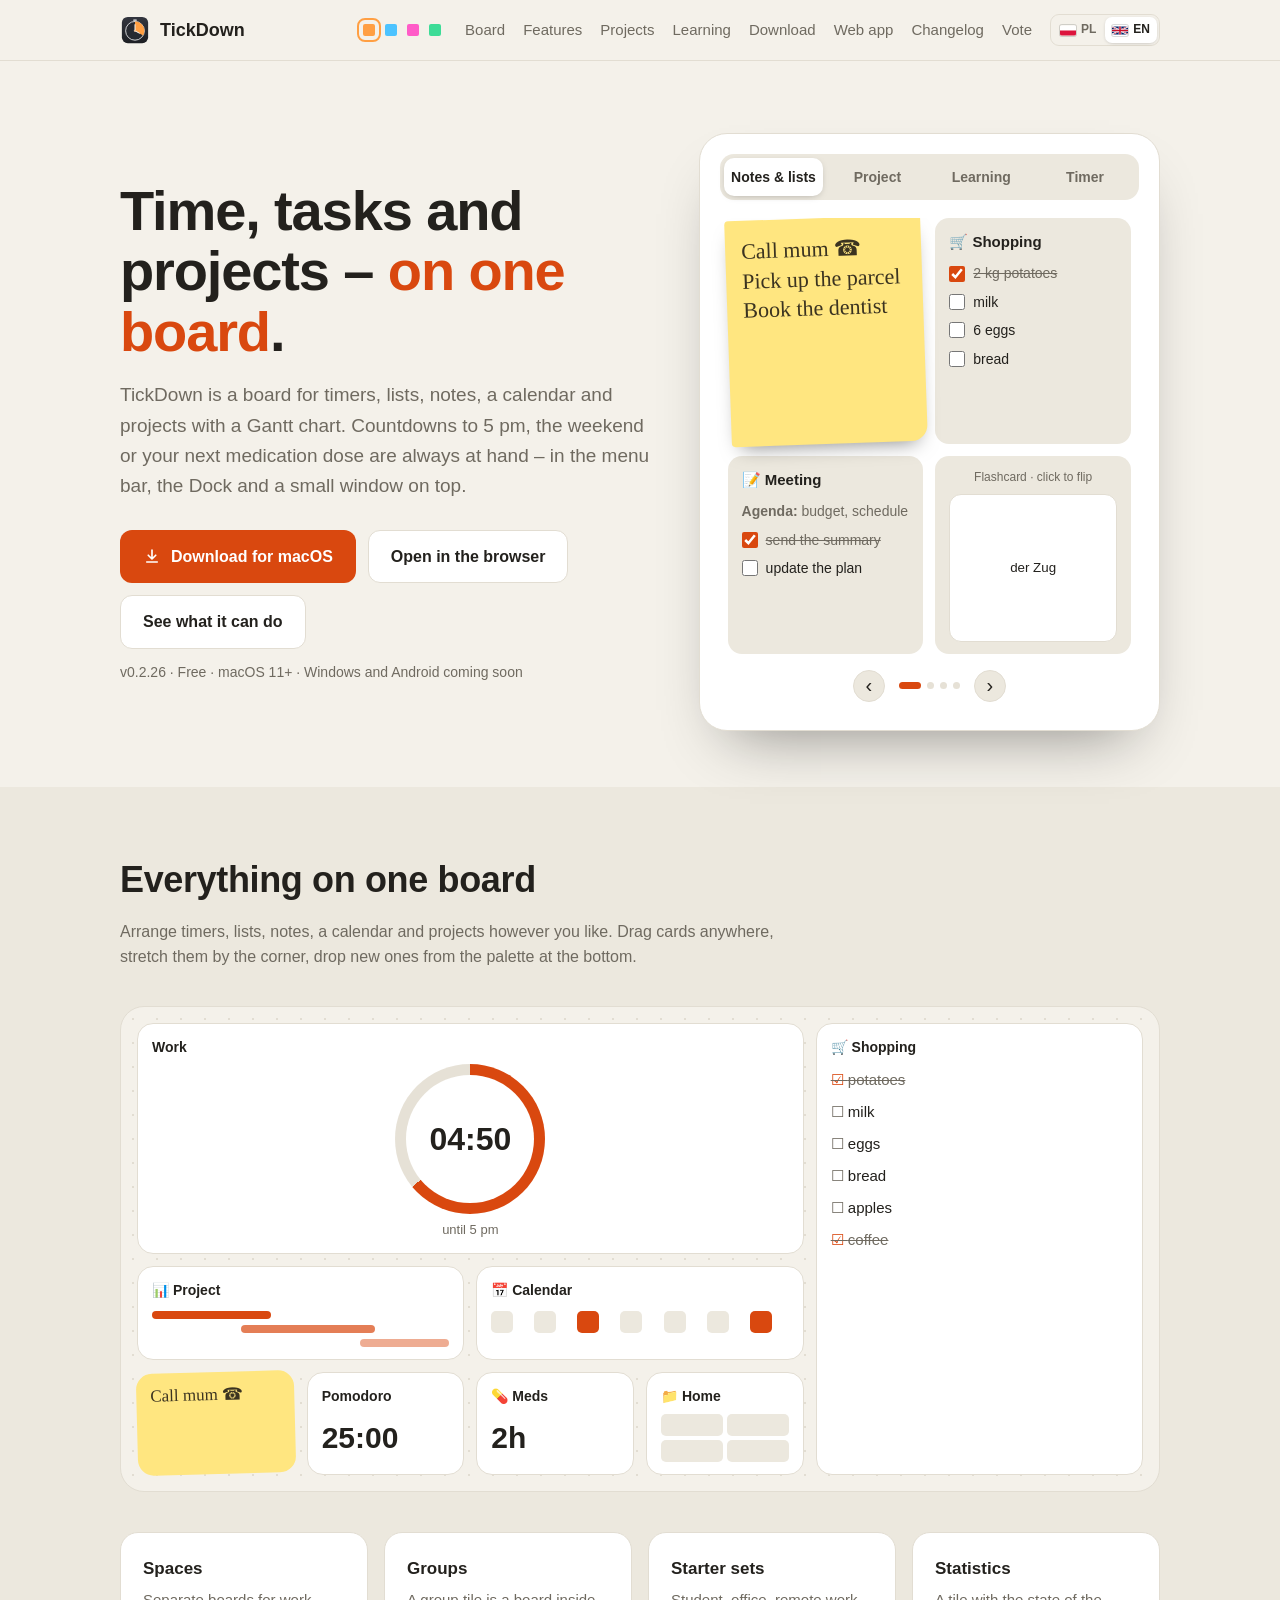
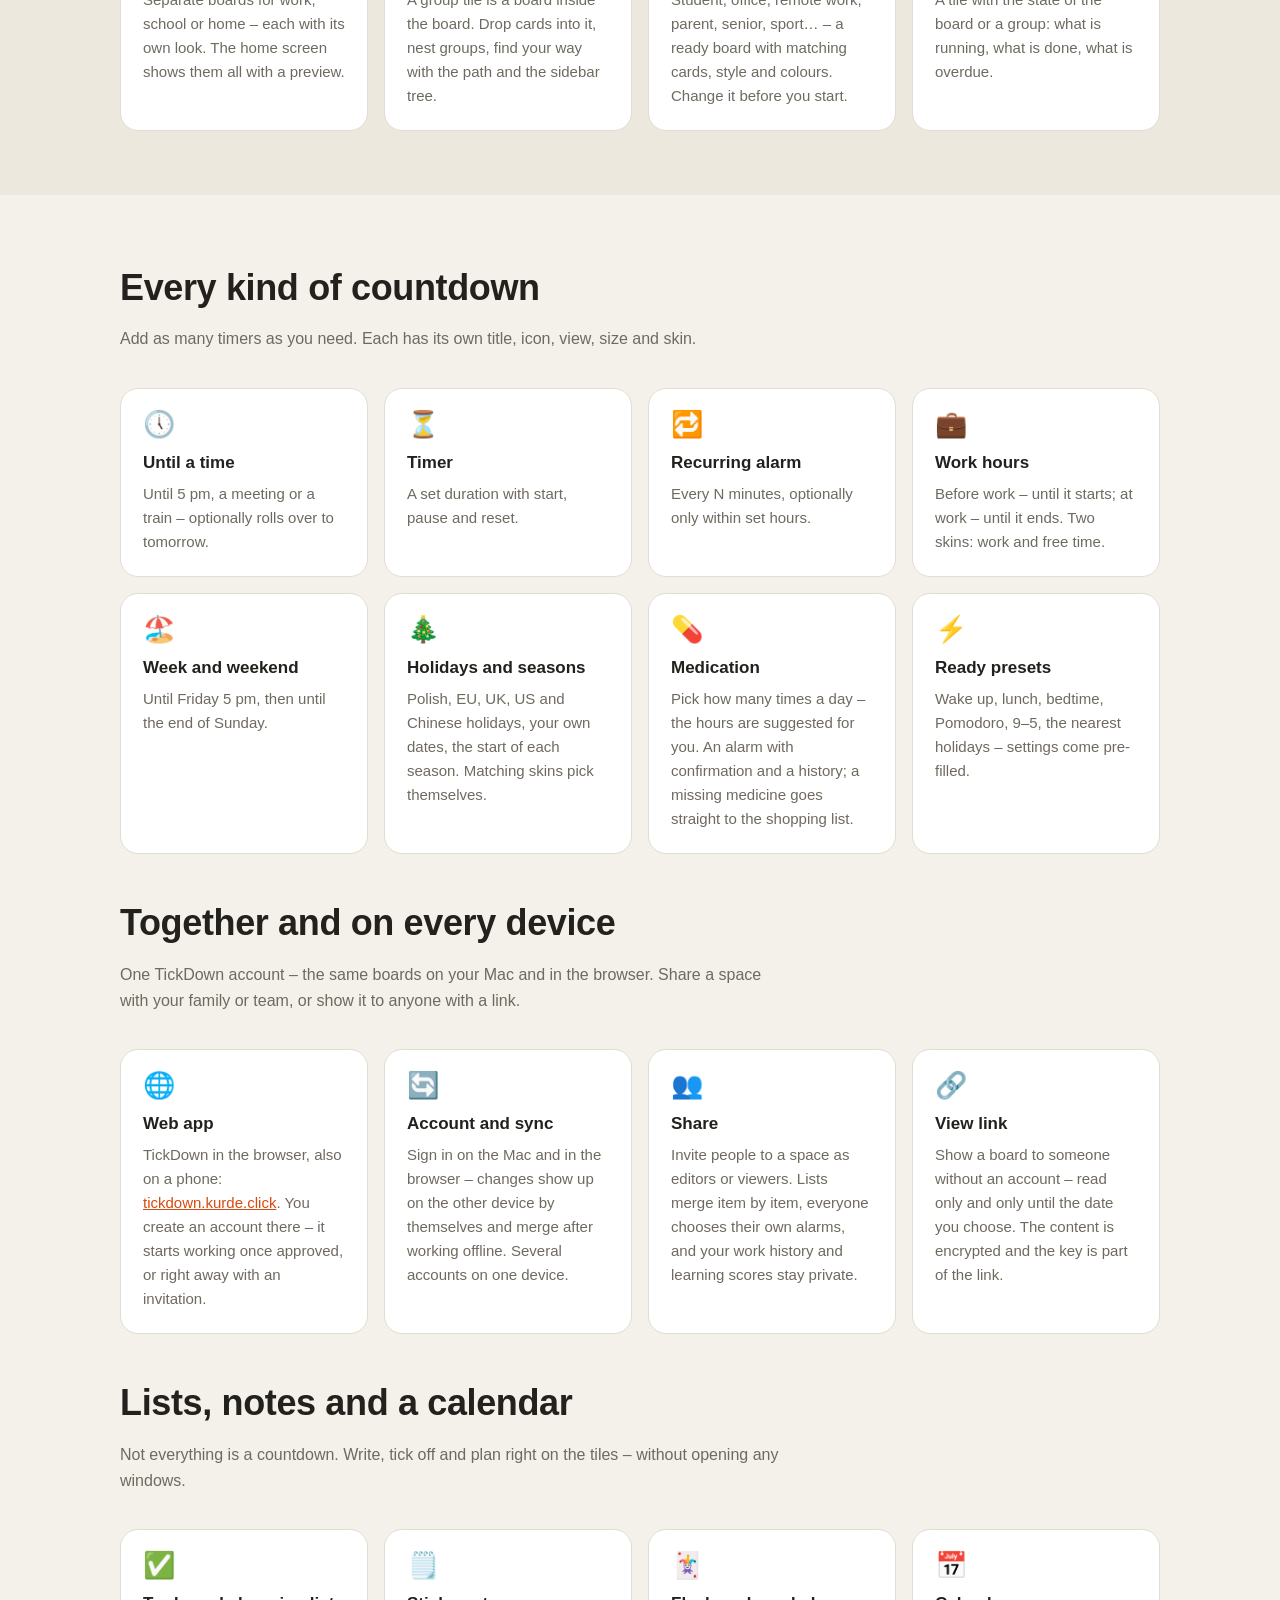
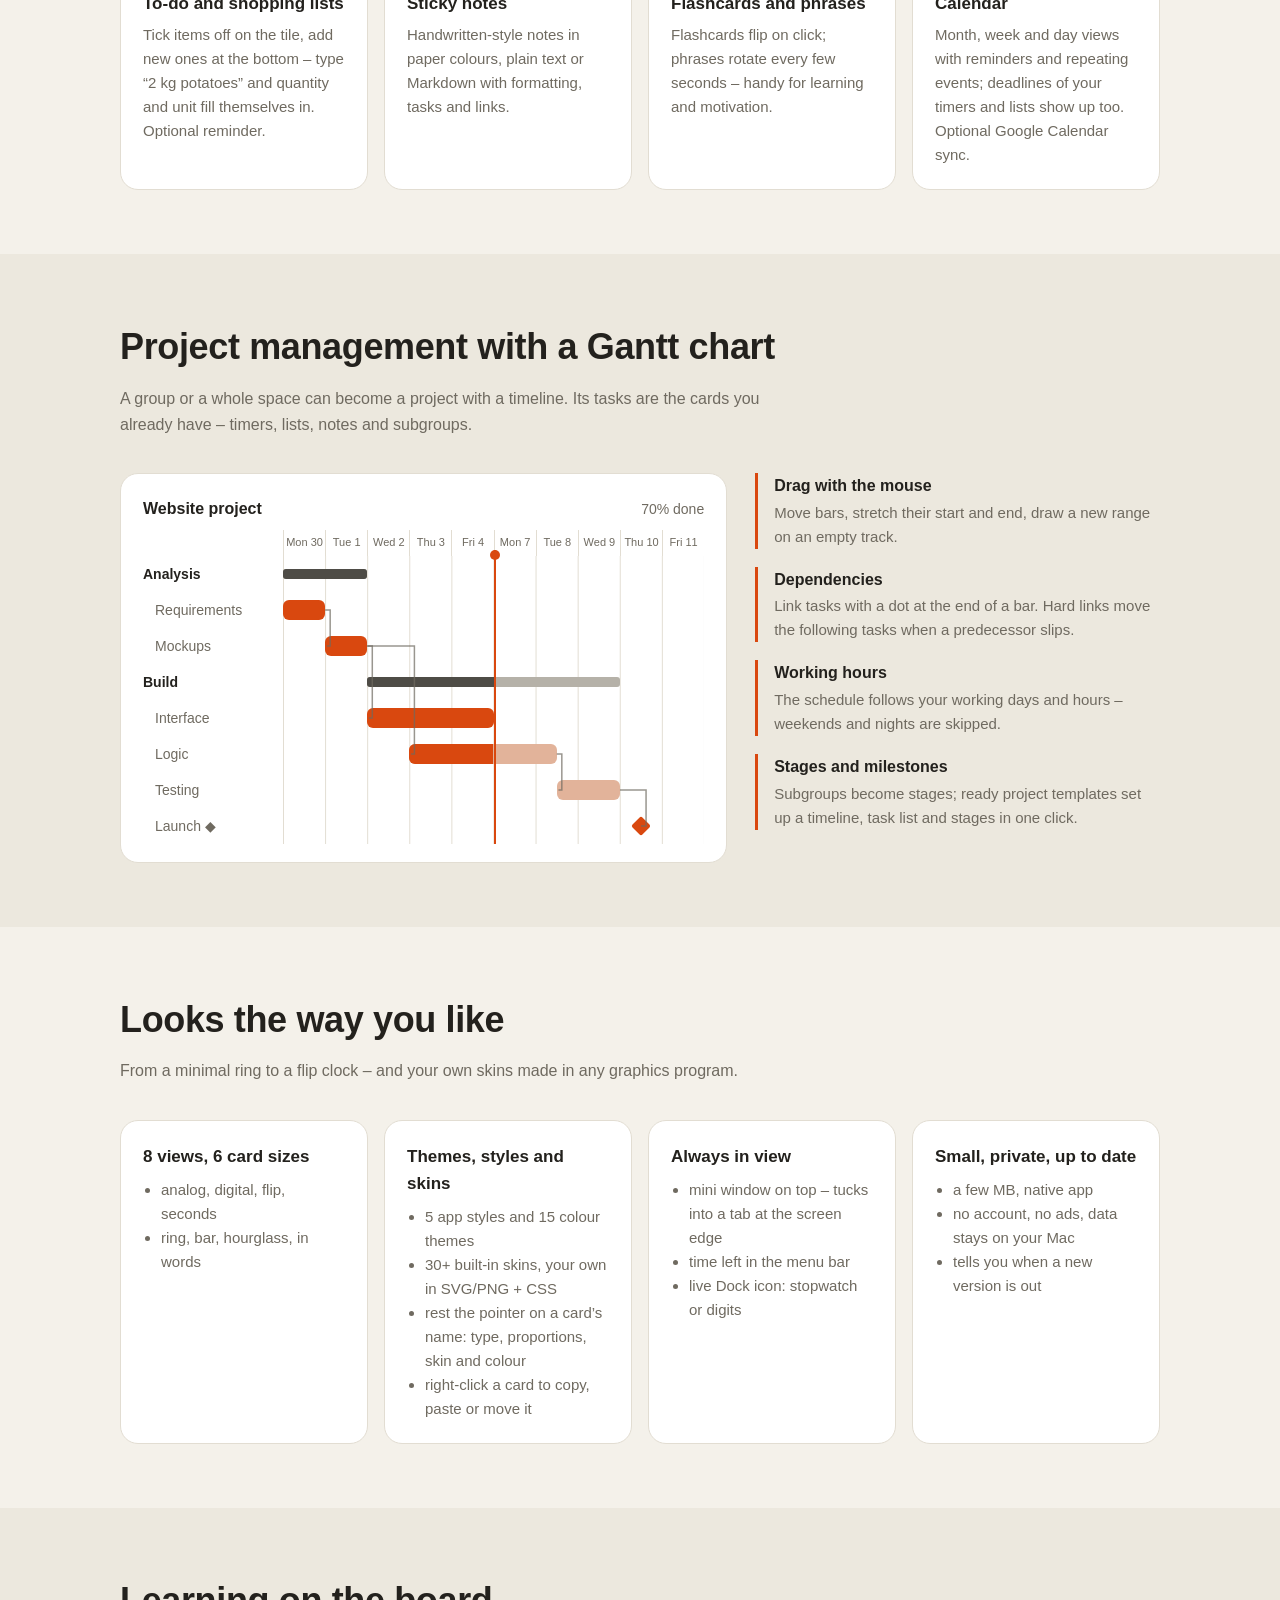
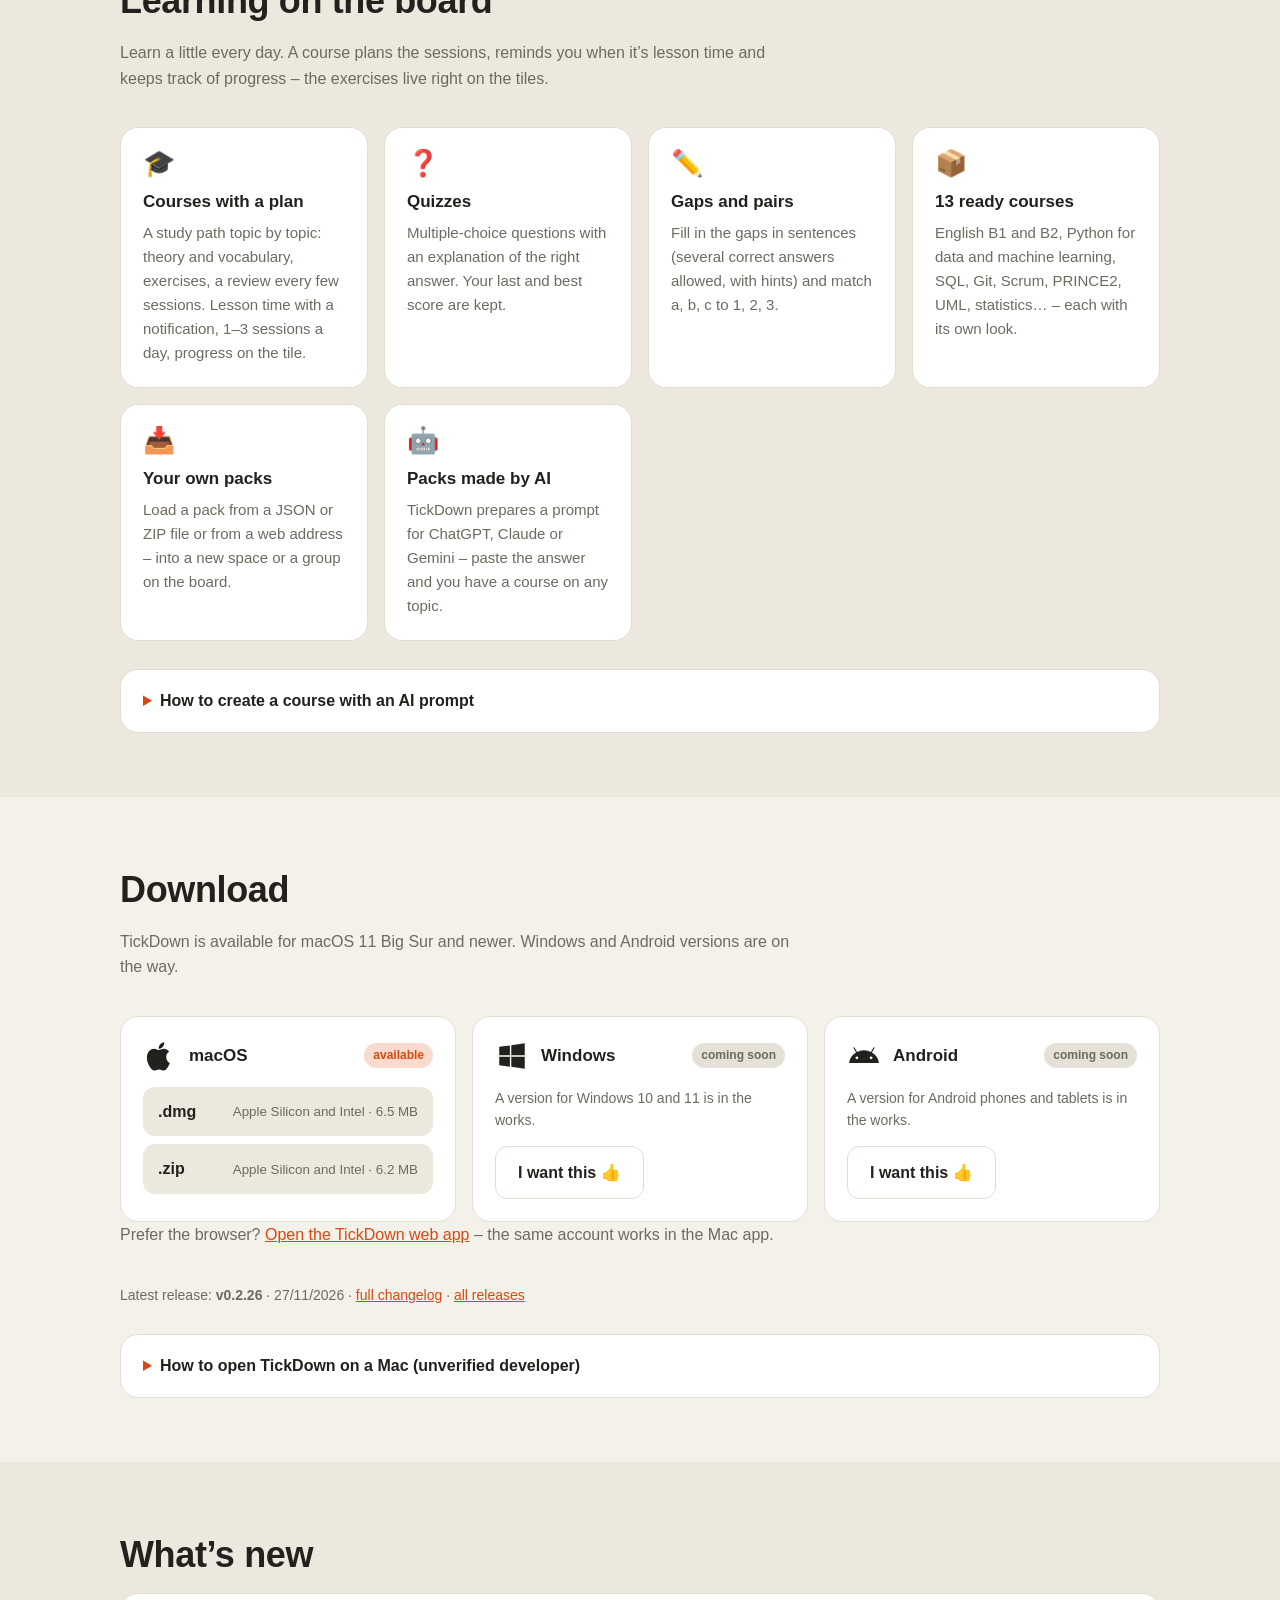
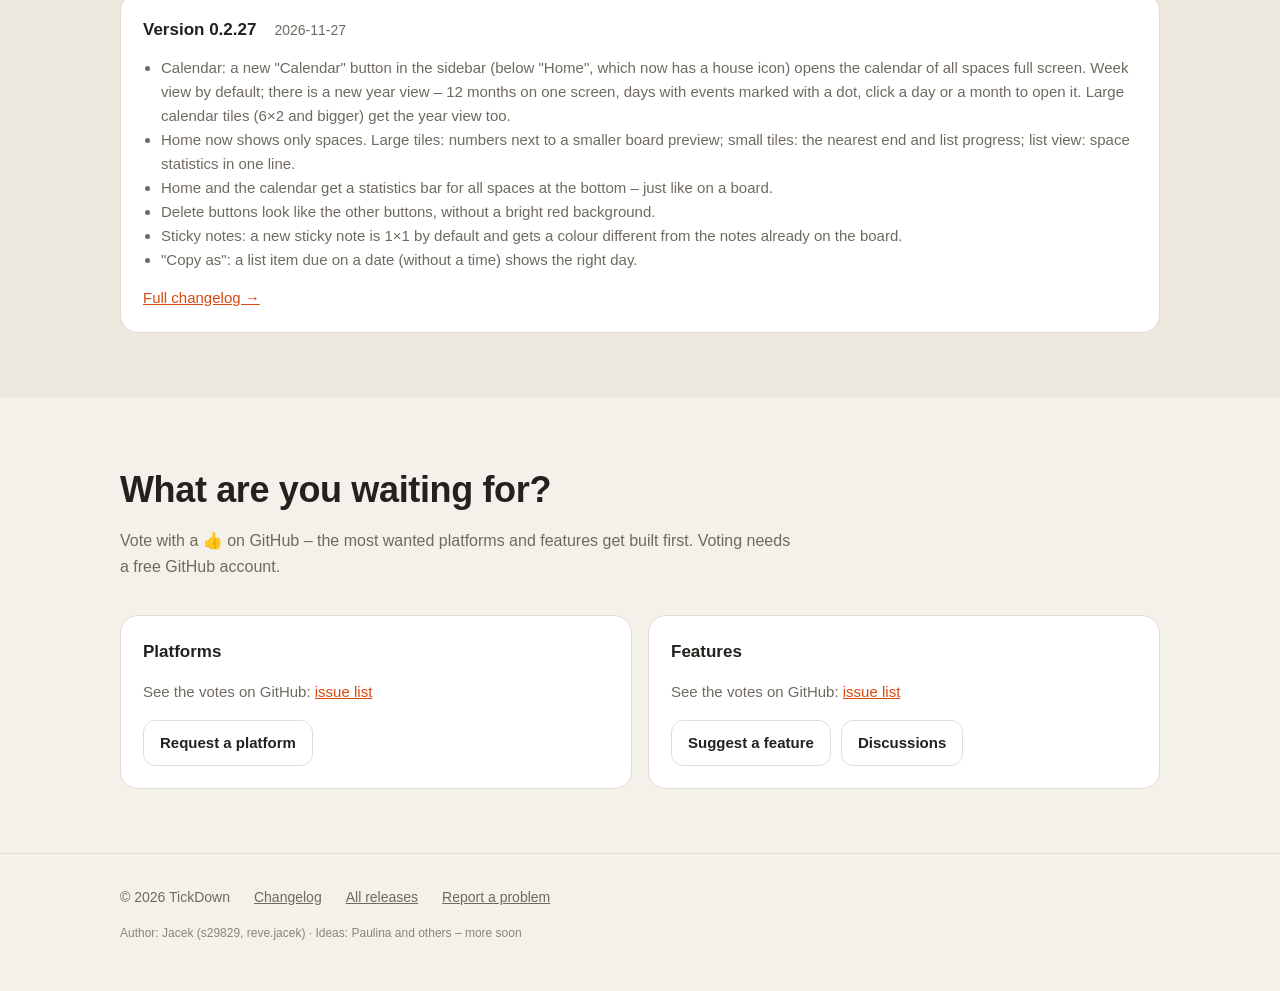
<file: index.html>
<!doctype html>
<html lang="pl">
<head>
<meta charset="utf-8">
<meta name="viewport" content="width=device-width, initial-scale=1">
<title>TickDown – czas, zadania i projekty na jednej tablicy</title>
<meta name="description" content="TickDown – tablica na liczniki, listy, notatki, kalendarz i projekty z wykresem Gantta. Odliczanie do godziny, końca pracy, świąt i kolejnej dawki leków. Na macOS, wkrótce Windows i Android.">
<meta property="og:title" content="TickDown">
<meta property="og:description" content="Liczniki, listy, notatki, kalendarz i projekty z wykresem Gantta – na jednej tablicy.">
<meta property="og:image" content="icon-256.png">
<link rel="icon" href="icon.svg" type="image/svg+xml">
<link rel="apple-touch-icon" href="icon-256.png">
<link rel="stylesheet" href="site.css?v=2a92ddf75f">
<script src="site.js?v=0c40ab5b87" defer></script>
</head>
<body>
<header class="top">
  <div class="wrap">
    <a class="brand" href="./"><img src="icon.svg" alt="">TickDown</a>
    <div class="accents" role="radiogroup" aria-label="Kolor">
      <button type="button" class="sw" role="radio" data-accent="orange" title="Pomarańczowy" data-en-title="Orange"></button>
      <button type="button" class="sw" role="radio" data-accent="blue" title="Błękitny" data-en-title="Sky blue"></button>
      <button type="button" class="sw" role="radio" data-accent="fuchsia" title="Fuksja" data-en-title="Fuchsia"></button>
      <button type="button" class="sw" role="radio" data-accent="green" title="Zielony" data-en-title="Green"></button>
    </div>
    <nav class="links">
      <a class="opt" href="#tablica" data-en="Board">Tablica</a>
      <a class="opt" href="#funkcje" data-en="Features">Funkcje</a>
      <a class="opt" href="#projekty" data-en="Projects">Projekty</a>
      <a class="opt" href="#nauka" data-en="Learning">Nauka</a>
      <a class="opt" href="#pobierz" data-en="Download">Pobierz</a>
      <a class="opt" href="https://tickdown.kurde.click/" target="_blank" rel="noopener" data-en="Web app">Wersja web</a>
      <a class="opt" href="changelog.html" data-en="Changelog">Zmiany</a>
      <a class="opt" href="#glosuj" data-en="Vote">Głosuj</a>
      <button class="lang" id="lang" type="button" aria-label="Język / Language"><span data-l="pl"><svg class="flag" viewBox="0 0 16 10" aria-hidden="true"><rect width="16" height="5" fill="#fff"/><rect y="5" width="16" height="5" fill="#dc143c"/></svg>PL</span><span data-l="en"><svg class="flag" viewBox="0 0 60 30" aria-hidden="true"><clipPath id="gb-t"><path d="M30 15h30v15zv15H0zH0V0zV0h30z"/></clipPath><path d="M0 0v30h60V0z" fill="#012169"/><path d="M0 0l60 30m0-30L0 30" stroke="#fff" stroke-width="6"/><path d="M0 0l60 30m0-30L0 30" clip-path="url(#gb-t)" stroke="#c8102e" stroke-width="4"/><path d="M30 0v30M0 15h60" stroke="#fff" stroke-width="10"/><path d="M30 0v30M0 15h60" stroke="#c8102e" stroke-width="6"/></svg>EN</span></button>
    </nav>
  </div>
</header>

<main>
<section class="hero">
  <div class="wrap">
    <div>
      <h1 data-en="Time, tasks and projects – <em>on one board</em>.">Czas, zadania i projekty – <em>na jednej tablicy</em>.</h1>
      <p class="lead" data-en="TickDown is a board for timers, lists, notes, a calendar and projects with a Gantt chart. Countdowns to 5 pm, the weekend or your next medication dose are always at hand – in the menu bar, the Dock and a small window on top.">
        TickDown to tablica na liczniki, listy, notatki, kalendarz i projekty z wykresem Gantta. Odliczanie do 17:00,
        weekendu czy kolejnej dawki leków masz zawsze pod ręką – w pasku menu, w Docku i w małym oknie na wierzchu.</p>
      <div class="cta">
        <a class="btn primary" id="hero-dl" href="#pobierz">
          <svg viewBox="0 0 24 24" fill="none" stroke="currentColor" stroke-width="2.2" stroke-linecap="round" stroke-linejoin="round"><path d="M12 4v12m0 0-5-5m5 5 5-5M5 20h14"/></svg>
          <span id="hero-dl-text" data-en="Download for macOS">Pobierz na macOS</span>
        </a>
        <a class="btn ghost" href="https://tickdown.kurde.click/" target="_blank" rel="noopener" data-en="Open in the browser">Otwórz w przeglądarce</a>
        <a class="btn ghost" href="#tablica" data-en="See what it can do">Zobacz, co potrafi</a>
      </div>
      <div class="hint num" id="hero-hint" data-en="Free · macOS 11+ · Windows and Android coming soon">Za darmo · macOS 11+ · wkrótce Windows i Android</div>
    </div>

    <div class="demo" aria-label="Podgląd TickDown" aria-roledescription="carousel">
      <div class="demo-tabs" role="tablist">
        <button type="button" role="tab" class="demo-tab" data-demo="notes" aria-selected="true" data-en="Notes &amp; lists">Notatki i listy</button>
        <button type="button" role="tab" class="demo-tab" data-demo="project" aria-selected="false" data-en="Project">Projekt</button>
        <button type="button" role="tab" class="demo-tab" data-demo="learn" aria-selected="false" data-en="Learning">Nauka</button>
        <button type="button" role="tab" class="demo-tab" data-demo="timer" aria-selected="false" data-en="Timer">Licznik</button>
      </div>

      <div class="demo-viewport">
        <div class="demo-track" id="demo-track">
      <div class="demo-panel" role="tabpanel" data-panel="notes">
        <div class="notes-demo">
          <div class="sticky" data-en="Call mum ☎<br>Pick up the parcel<br>Book the dentist">Zadzwoń do mamy ☎<br>Odbierz paczkę<br>Umów dentystę</div>
          <div class="mini-card">
            <h4 data-en="🛒 Shopping">🛒 Zakupy</h4>
            <label class="chk"><input type="checkbox" checked> <span data-en="2 kg potatoes">2 kg ziemniaki</span></label>
            <label class="chk"><input type="checkbox"> <span data-en="milk">mleko</span></label>
            <label class="chk"><input type="checkbox"> <span data-en="6 eggs">6 jajek</span></label>
            <label class="chk"><input type="checkbox"> <span data-en="bread">chleb</span></label>
          </div>
          <div class="mini-card md">
            <h4 data-en="📝 Meeting">📝 Spotkanie</h4>
            <p data-en="<b>Agenda:</b> budget, schedule">Plan: <b>budżet</b>, harmonogram</p>
            <label class="chk"><input type="checkbox" checked> <span data-en="send the summary">wysłać podsumowanie</span></label>
            <label class="chk"><input type="checkbox"> <span data-en="update the plan">zaktualizować plan</span></label>
          </div>
          <div class="mini-card flash">
            <small data-en="Flashcard · click to flip">Fiszka · kliknij, by obrócić</small>
            <button type="button" class="flashcard" id="flashcard" data-front="der Zug" data-back="pociąg · train">der Zug</button>
          </div>
        </div>
      </div>
      <div class="demo-panel" role="tabpanel" data-panel="project">
        <div class="demo-head">
          <span class="demo-title" data-en="Website project">Projekt „Strona”</span>
          <span class="demo-sub num" data-gantt-progress></span>
        </div>
        <div class="gantt" data-gantt="small"></div>
      </div>

      <div class="demo-panel" role="tabpanel" data-panel="learn">
        <div class="demo-head">
          <span class="demo-title" data-en="🎓 Course: English B1">🎓 Kurs: Angielski B1</span>
          <span class="demo-sub num" data-en="lesson 4 / 10 · today 6 pm">lekcja 4 / 10 · dziś 18:00</span>
        </div>
        <div class="learn-progress" aria-hidden="true"><i></i></div>
        <div class="learn-demo">
          <div class="mini-card quiz" id="quiz">
            <small data-en="Quiz · pick an answer">Test · wybierz odpowiedź</small>
            <h4 data-en="She ___ here since 2020.">She ___ here since 2020.</h4>
            <div class="quiz-opts">
              <button type="button" class="quiz-opt" data-ok="0">is</button>
              <button type="button" class="quiz-opt" data-ok="1">has been</button>
              <button type="button" class="quiz-opt" data-ok="0">was</button>
            </div>
            <p class="quiz-note" id="quiz-note" data-en="Present perfect – an action that started in the past and still lasts.">Present perfect – czynność trwa od przeszłości do teraz.</p>
          </div>
          <div class="mini-card">
            <small data-en="Gaps">Luki</small>
            <p class="cloze">If I <b>had</b> more time, I <b>would</b> travel.</p>
          </div>
          <div class="mini-card">
            <small data-en="Pairs">Pary</small>
            <div class="pairs"><span>a · der Zug</span><span>2 · pociąg</span><span>b · die Uhr</span><span>1 · zegar</span></div>
          </div>
          <div class="packs-row">
            <span>🇬🇧 B1</span><span>🇬🇧 B2</span><span>🐍 Python</span><span>🗄️ SQL</span><span>🌿 Git</span><span>🔄 Scrum</span><span>📊 <span data-en="Statistics">Statystyka</span></span>
          </div>
        </div>
      </div>

      <div class="demo-panel" role="tabpanel" data-panel="timer">
        <div class="demo-head">
          <span class="demo-title" data-en="Work">Praca</span>
          <span class="demo-sub num" id="demo-sub">do 17:00</span>
        </div>
        <div class="ring">
          <svg viewBox="0 0 120 120">
            <circle cx="60" cy="60" r="52" fill="none" stroke="var(--track)" stroke-width="10"/>
            <circle id="demo-arc" cx="60" cy="60" r="52" fill="none" stroke="var(--accent)" stroke-width="10"
                    stroke-linecap="round" stroke-dasharray="326.7" stroke-dashoffset="326.7"/>
          </svg>
          <div class="t"><b class="num" id="demo-time">--:--:--</b><span data-en="left">zostało</span></div>
        </div>
        <div class="chips">
          <div class="chip"><small>Weekend</small><b class="num" id="demo-weekend">–</b></div>
          <div class="chip"><small data-en="Christmas">Wigilia</small><b class="num" id="demo-xmas">–</b></div>
          <div class="chip"><small data-en="New Year">Nowy Rok</small><b class="num" id="demo-ny">–</b></div>
        </div>
      </div>
        </div>
      </div>

      <div class="demo-nav">
        <button type="button" class="demo-arrow" data-step="-1" aria-label="Poprzedni">‹</button>
        <div class="demo-dots" id="demo-dots"><i class="on"></i><i></i><i></i><i></i></div>
        <button type="button" class="demo-arrow" data-step="1" aria-label="Następny">›</button>
      </div>
    </div>
  </div>
</section>

<section id="tablica" class="alt">
  <div class="wrap">
    <h2 data-en="Everything on one board">Wszystko na jednej tablicy</h2>
    <p class="sub" data-en="Arrange timers, lists, notes, a calendar and projects however you like. Drag cards anywhere, stretch them by the corner, drop new ones from the palette at the bottom.">
      Układaj liczniki, listy, notatki, kalendarz i projekty tak, jak Ci wygodnie. Przeciągaj karty w dowolne miejsce,
      rozciągaj je za róg, nowe upuszczaj z palety na dole okna.</p>
    <div class="board" aria-hidden="true">
      <div class="tile t-wl"><span class="tl" data-en="Work">Praca</span><div class="tile-ring"><b class="num" id="board-time">--:--</b></div><small data-en="until 5 pm">do 17:00</small></div>
      <div class="tile t-tl"><span class="tl" data-en="🛒 Shopping">🛒 Zakupy</span>
        <ul class="tile-list"><li class="done" data-en="potatoes">ziemniaki</li><li data-en="milk">mleko</li><li data-en="eggs">jajka</li><li data-en="bread">chleb</li><li data-en="apples">jabłka</li><li class="done" data-en="coffee">kawa</li></ul></div>
      <div class="tile t-ws"><span class="tl" data-en="📊 Project">📊 Projekt</span><div class="tile-gantt"><i></i><i></i><i></i></div></div>
      <div class="tile t-ws"><span class="tl" data-en="📅 Calendar">📅 Kalendarz</span><div class="tile-cal"><i></i><i></i><i class="on"></i><i></i><i></i><i></i><i class="on"></i></div></div>
      <div class="tile t-s sticky-tile" data-en="Call mum ☎">Zadzwoń do mamy ☎</div>
      <div class="tile t-s"><span class="tl">Pomodoro</span><b class="num big">25:00</b></div>
      <div class="tile t-s"><span class="tl" data-en="💊 Meds">💊 Leki</span><b class="num big">2h</b></div>
      <div class="tile t-s group-tile"><span class="tl" data-en="📁 Home">📁 Dom</span><div class="tile-mini"><i></i><i></i><i></i><i></i></div></div>
    </div>
    <div class="spacer"></div>
    <div class="feat2">
      <div class="card"><h3 data-en="Spaces">Przestrzenie</h3>
        <p data-en="Separate boards for work, school or home – each with its own look. The home screen shows them all with a preview.">Osobne tablice na pracę, szkołę czy dom – każda z własnym wyglądem. Ekran główny pokazuje je wszystkie z podglądem.</p></div>
      <div class="card"><h3 data-en="Groups">Grupy</h3>
        <p data-en="A group tile is a board inside the board. Drop cards into it, nest groups, find your way with the path and the sidebar tree.">Kafelek grupy to tablica w tablicy. Wrzucaj do niej karty, zagnieżdżaj grupy, poruszaj się ścieżką i drzewem w panelu bocznym.</p></div>
      <div class="card"><h3 data-en="Starter sets">Zestawy startowe</h3>
        <p data-en="Student, office, remote work, parent, senior, sport… – a ready board with matching cards, style and colours. Change it before you start.">Uczeń, biuro, praca zdalna, rodzic, senior, sport… – gotowa tablica z dopasowanymi kartami, stylem i kolorami. Zmienisz ją przed startem.</p></div>
      <div class="card"><h3 data-en="Statistics">Statystyki</h3>
        <p data-en="A tile with the state of the board or a group: what is running, what is done, what is overdue.">Kafelek ze stanem tablicy lub grupy: co trwa, co zrobione, co po terminie.</p></div>
    </div>
  </div>
</section>

<section id="funkcje">
  <div class="wrap">
    <h2 data-en="Every kind of countdown">Każdy rodzaj odliczania</h2>
    <p class="sub" data-en="Add as many timers as you need. Each has its own title, icon, view, size and skin.">
      Dodaj tyle liczników, ile potrzebujesz. Każdy ma własny tytuł, ikonę, widok, wielkość i skórkę.</p>
    <div class="grid">
      <div class="card"><div class="ic">🕔</div><h3 data-en="Until a time">Do godziny</h3>
        <p data-en="Until 5 pm, a meeting or a train – optionally rolls over to tomorrow.">Do 17:00, spotkania albo pociągu – po minięciu może liczyć do jutra.</p></div>
      <div class="card"><div class="ic">⏳</div><h3 data-en="Timer">Minutnik</h3>
        <p data-en="A set duration with start, pause and reset.">Zadany czas ze startem, pauzą i resetem.</p></div>
      <div class="card"><div class="ic">🔁</div><h3 data-en="Recurring alarm">Alarm cykliczny</h3>
        <p data-en="Every N minutes, optionally only within set hours.">Co N minut, opcjonalnie tylko w wybranych godzinach.</p></div>
      <div class="card"><div class="ic">💼</div><h3 data-en="Work hours">Godziny pracy</h3>
        <p data-en="Before work – until it starts; at work – until it ends. Two skins: work and free time.">Przed pracą do początku, w pracy do końca. Osobne skórki na pracę i czas wolny.</p></div>
      <div class="card"><div class="ic">🏖️</div><h3 data-en="Week and weekend">Tydzień i weekend</h3>
        <p data-en="Until Friday 5 pm, then until the end of Sunday.">Do piątku 17:00, potem do końca niedzieli.</p></div>
      <div class="card"><div class="ic">🎄</div><h3 data-en="Holidays and seasons">Święta i pory roku</h3>
        <p data-en="Polish, EU, UK, US and Chinese holidays, your own dates, the start of each season. Matching skins pick themselves.">Święta PL, EU, UK, USA i chińskie, własne daty, początek pór roku. Pasujące skórki dobierają się same.</p></div>
      <div class="card"><div class="ic">💊</div><h3 data-en="Medication">Leki</h3>
        <p data-en="Pick how many times a day – the hours are suggested for you. An alarm with confirmation and a history; a missing medicine goes straight to the shopping list.">Wybierz, ile razy dziennie – godziny zaproponują się same. Alarm z potwierdzeniem i historią; brakujący lek trafi od razu na listę zakupów.</p></div>
      <div class="card"><div class="ic">⚡</div><h3 data-en="Ready presets">Gotowe schematy</h3>
        <p data-en="Wake up, lunch, bedtime, Pomodoro, 9–5, the nearest holidays – settings come pre-filled.">Pobudka, lunch, pora snu, Pomodoro, praca 8–16, najbliższe święta – ustawienia od razu wypełnione.</p></div>
    </div>

    <div class="spacer"></div>
    <h2 id="razem" data-en="Together and on every device">Razem i na każdym urządzeniu</h2>
    <p class="sub" data-en="One TickDown account – the same boards on your Mac and in the browser. Share a space with your family or team, or show it to anyone with a link.">Jedno konto TickDown – te same tablice na Macu i w przeglądarce. Przestrzeń udostępnisz rodzinie albo zespołowi, a pokażesz każdemu linkiem.</p>
    <div class="grid">
      <div class="card"><div class="ic">🌐</div><h3 data-en="Web app">Wersja web</h3>
        <p data-en="TickDown in the browser, also on a phone: <a href=&quot;https://tickdown.kurde.click/&quot; target=&quot;_blank&quot; rel=&quot;noopener&quot;>tickdown.kurde.click</a>. You create an account there – it starts working once approved, or right away with an invitation.">TickDown w przeglądarce, także na telefonie: <a href="https://tickdown.kurde.click/" target="_blank" rel="noopener">tickdown.kurde.click</a>. Tam założysz konto – działa po akceptacji albo od razu z zaproszeniem.</p></div>
      <div class="card"><div class="ic">🔄</div><h3 data-en="Account and sync">Konto i synchronizacja</h3>
        <p data-en="Sign in on the Mac and in the browser – changes show up on the other device by themselves and merge after working offline. Several accounts on one device.">Zaloguj się na Macu i w przeglądarce – zmiany pojawią się na drugim urządzeniu same i połączą po pracy offline. Kilka kont na jednym urządzeniu.</p></div>
      <div class="card"><div class="ic">👥</div><h3 data-en="Share">Udostępnianie</h3>
        <p data-en="Invite people to a space as editors or viewers. Lists merge item by item, everyone chooses their own alarms, and your work history and learning scores stay private.">Zaproś osoby do przestrzeni jako edytorów albo czytelników. Listy łączą się po pozycjach, alarmy każdy włącza sobie sam, a historia pracy i wyniki nauki zostają prywatne.</p></div>
      <div class="card"><div class="ic">🔗</div><h3 data-en="View link">Link do podglądu</h3>
        <p data-en="Show a board to someone without an account – read only and only until the date you choose. The content is encrypted and the key is part of the link.">Pokaż tablicę komuś bez konta – tylko do odczytu i tylko do wybranej daty. Treść jest zaszyfrowana, a klucz jest częścią linku.</p></div>
    </div>

    <div class="spacer"></div>
    <h2 data-en="Lists, notes and a calendar">Listy, notatki i kalendarz</h2>
    <p class="sub" data-en="Not everything is a countdown. Write, tick off and plan right on the tiles – without opening any windows.">Nie wszystko jest odliczaniem. Pisz, odhaczaj i planuj wprost na kafelkach – bez otwierania okien.</p>
    <div class="grid">
      <div class="card"><div class="ic">✅</div><h3 data-en="To-do and shopping lists">Listy zadań i zakupów</h3>
        <p data-en="Tick items off on the tile, add new ones at the bottom – type “2 kg potatoes” and quantity and unit fill themselves in. Optional reminder.">Odhaczaj pozycje na kafelku, dopisuj nowe na dole – „2 kg ziemniaki” samo uzupełni ilość i jednostkę. Opcjonalne przypomnienie.</p></div>
      <div class="card"><div class="ic">🗒️</div><h3 data-en="Sticky notes">Karteczki post-it</h3>
        <p data-en="Handwritten-style notes in paper colours, plain text or Markdown with formatting, tasks and links.">Notatki pismem odręcznym w kolorach papieru, czysty tekst albo Markdown z formatowaniem, zadaniami i linkami.</p></div>
      <div class="card"><div class="ic">🃏</div><h3 data-en="Flashcards and phrases">Fiszki i hasła</h3>
        <p data-en="Flashcards flip on click; phrases rotate every few seconds – handy for learning and motivation.">Fiszki obracane kliknięciem; hasła zmieniające się co kilka sekund – do nauki i motywacji.</p></div>
      <div class="card"><div class="ic">📅</div><h3 data-en="Calendar">Kalendarz</h3>
        <p data-en="Month, week and day views with reminders and repeating events; deadlines of your timers and lists show up too. Optional Google Calendar sync.">Widok miesiąca, tygodnia i dnia z przypomnieniami i powtórzeniami; widać też terminy liczników i list. Opcjonalnie połączenie z Kalendarzem Google.</p></div>
    </div>
  </div>
</section>

<section id="projekty" class="alt">
  <div class="wrap">
    <h2 data-en="Project management with a Gantt chart">Zarządzanie projektami z wykresem Gantta</h2>
    <p class="sub" data-en="A group or a whole space can become a project with a timeline. Its tasks are the cards you already have – timers, lists, notes and subgroups.">
      Grupa albo cała przestrzeń może stać się projektem z osią czasu. Zadaniami są karty, które już masz – liczniki, listy, notatki i podgrupy.</p>
    <div class="proj">
      <div class="card gantt-card">
        <div class="demo-head">
          <span class="demo-title" data-en="Website project">Projekt „Strona”</span>
          <span class="demo-sub num" data-gantt-progress></span>
        </div>
        <div class="gantt" data-gantt="big"></div>
      </div>
      <ul class="proj-points">
        <li><b data-en="Drag with the mouse">Przeciągasz myszą</b><span data-en="Move bars, stretch their start and end, draw a new range on an empty track.">Przesuwasz paski, rozciągasz początek i koniec, rysujesz nowy zakres na pustym torze.</span></li>
        <li><b data-en="Dependencies">Zależności</b><span data-en="Link tasks with a dot at the end of a bar. Hard links move the following tasks when a predecessor slips.">Łączysz zadania kropką na końcu paska. Twarde powiązania przesuwają kolejne zadania, gdy poprzednik się opóźni.</span></li>
        <li><b data-en="Working hours">Godziny pracy</b><span data-en="The schedule follows your working days and hours – weekends and nights are skipped.">Harmonogram uwzględnia dni i godziny pracy – weekendy i noce są pomijane.</span></li>
        <li><b data-en="Stages and milestones">Etapy i kamienie milowe</b><span data-en="Subgroups become stages; ready project templates set up a timeline, task list and stages in one click.">Podgrupy stają się etapami; gotowe projekty w oknie nowej przestrzeni tworzą oś czasu, listę zadań i etapy jednym kliknięciem.</span></li>
      </ul>
    </div>
  </div>
</section>

<section id="wyglad">
  <div class="wrap">
    <h2 data-en="Looks the way you like">Wygląda tak, jak lubisz</h2>
    <p class="sub" data-en="From a minimal ring to a flip clock – and your own skins made in any graphics program.">Od minimalnego pierścienia po zegar klapkowy – i własne skórki z dowolnego programu graficznego.</p>
    <div class="feat2">
      <div class="card"><h3 data-en="8 views, 6 card sizes">8 widoków, 6 wielkości kart</h3>
        <ul>
          <li data-en="analog, digital, flip, seconds">analogowy, cyfrowy, klapkowy, licznik sekund</li>
          <li data-en="ring, bar, hourglass, in words">pierścień, pasek, klepsydra, słownie</li>
        </ul></div>
      <div class="card"><h3 data-en="Themes, styles and skins">Motywy, style i skórki</h3>
        <ul>
          <li data-en="5 app styles and 15 colour themes">5 stylów aplikacji i 15 motywów kolorystycznych</li>
          <li data-en="30+ built-in skins, your own in SVG/PNG + CSS">ponad 30 skórek, własne z SVG/PNG + CSS</li>
          <li data-en="rest the pointer on a card’s name: type, proportions, skin and colour">zatrzymaj kursor na nazwie karty: typ, proporcje, skórka i kolor</li>
          <li data-en="right-click a card to copy, paste or move it">prawy przycisk na karcie – kopiuj, wklej, przenieś</li>
        </ul></div>
      <div class="card"><h3 data-en="Always in view">Zawsze na widoku</h3>
        <ul>
          <li data-en="mini window on top – tucks into a tab at the screen edge">okno mini na wierzchu – chowa się w zakładkę przy krawędzi ekranu</li>
          <li data-en="time left in the menu bar">pozostały czas w pasku menu</li>
          <li data-en="live Dock icon: stopwatch or digits">ikona w Docku na żywo: stoper albo cyfry</li>
        </ul></div>
      <div class="card"><h3 data-en="Small, private, up to date">Lekka, prywatna, aktualna</h3>
        <ul>
          <li data-en="a few MB, native app">kilka MB, natywna aplikacja</li>
          <li data-en="no account, no ads, data stays on your Mac">bez konta i reklam, dane tylko na Twoim Macu</li>
          <li data-en="tells you when a new version is out">sama powie, gdy wyjdzie nowa wersja</li>
        </ul></div>
    </div>
  </div>
</section>

<section id="nauka" class="alt">
  <div class="wrap">
    <h2 data-en="Learning on the board">Nauka na tablicy</h2>
    <p class="sub" data-en="Learn a little every day. A course plans the sessions, reminds you when it’s lesson time and keeps track of progress – the exercises live right on the tiles.">
      Ucz się po trochu, codziennie. Kurs planuje sesje, przypomina o porze lekcji i pilnuje postępów – a ćwiczenia rozwiązujesz wprost na kafelkach.</p>
    <div class="grid">
      <div class="card"><div class="ic">🎓</div><h3 data-en="Courses with a plan">Kursy z planem</h3>
        <p data-en="A study path topic by topic: theory and vocabulary, exercises, a review every few sessions. Lesson time with a notification, 1–3 sessions a day, progress on the tile.">Ścieżka temat po temacie: teoria i słówka, ćwiczenia, co kilka sesji powtórka. Pora lekcji z powiadomieniem, 1–3 sesje dziennie, postęp na kafelku.</p></div>
      <div class="card"><div class="ic">❓</div><h3 data-en="Quizzes">Testy</h3>
        <p data-en="Multiple-choice questions with an explanation of the right answer. Your last and best score are kept.">Pytania z odpowiedziami do wyboru i wyjaśnieniem poprawnej. Zapamiętuje ostatni i najlepszy wynik.</p></div>
      <div class="card"><div class="ic">✏️</div><h3 data-en="Gaps and pairs">Luki i pary</h3>
        <p data-en="Fill in the gaps in sentences (several correct answers allowed, with hints) and match a, b, c to 1, 2, 3.">Uzupełniaj luki w zdaniach (kilka poprawnych odpowiedzi, podpowiedzi) i dopasowuj pary a, b, c ↔ 1, 2, 3.</p></div>
      <div class="card"><div class="ic">📦</div><h3 data-en="13 ready courses">13 gotowych kursów</h3>
        <p data-en="English B1 and B2, Python for data and machine learning, SQL, Git, Scrum, PRINCE2, UML, statistics… – each with its own look.">Angielski B1 i B2, Python do analizy danych i uczenia maszynowego, SQL, Git, Scrum, PRINCE2, UML, statystyka… – każdy z własnym wyglądem.</p></div>
      <div class="card"><div class="ic">📥</div><h3 data-en="Your own packs">Własne paczki</h3>
        <p data-en="Load a pack from a JSON or ZIP file or from a web address – into a new space or a group on the board.">Wczytaj paczkę z pliku JSON lub ZIP albo z adresu w sieci – do nowej przestrzeni albo grupy na tablicy.</p></div>
      <div class="card"><div class="ic">🤖</div><h3 data-en="Packs made by AI">Paczki od AI</h3>
        <p data-en="TickDown prepares a prompt for ChatGPT, Claude or Gemini – paste the answer and you have a course on any topic.">TickDown przygotuje prompt dla ChatGPT, Claude czy Gemini – wklejasz odpowiedź i masz kurs na dowolny temat.</p></div>
    </div>
    <details class="install">
      <summary data-en="How to create a course with an AI prompt">Jak stworzyć kurs za pomocą promptu dla AI</summary>
      <div data-en="<p>An AI model (ChatGPT, Claude, Gemini…) can prepare a course on any topic for you. TickDown writes a ready prompt with the format description – you just copy and paste.</p>
        <ol>
          <li>Click <b>Add new</b> in the sidebar and choose the <b>Learning</b> tab.</li>
          <li>Click <b>✨ AI prompt</b>.</li>
          <li>Type <b>what you want to learn</b> (e.g. “Spanish A2”, “Docker”), optionally the level, the language of the materials and of the explanations.</li>
          <li>Set the scope: number of topics, cards, questions, gaps and pairs per topic, areas (e.g. cheat sheets, phrase of the day) and study days. Add things like “office-work examples” under <b>Additional requirements</b>. The prompt updates as you type.</li>
          <li>Click <b>Copy prompt</b> and paste it into the AI model of your choice.</li>
          <li>Copy the model’s whole answer (JSON – text around it or a <code>```json</code> block is fine).</li>
          <li>Back in TickDown click <b>Done – paste the answer</b>, paste the text into <b>Paste JSON</b> and click <b>Load the pasted text</b>.</li>
          <li>Choose whether the course becomes a <b>new space</b> or a <b>group on the current board</b>, and click <b>Create</b>.</li>
        </ol>
        <p>Done: a calendar with the study plan, a course with lessons, flashcards, quizzes, gaps and pairs appear on the board. For large courses (many topics) use a model with long answers or generate the pack in several parts. A saved pack (<code>.json</code> or <code>.zip</code>) can also be loaded from a file or a web address.</p>">
        <p>Kurs na dowolny temat przygotuje za Ciebie model AI (ChatGPT, Claude, Gemini…). TickDown pisze dla niego gotowe polecenie z opisem formatu – Ty tylko kopiujesz i wklejasz.</p>
        <ol>
          <li>W panelu bocznym kliknij <b>Dodaj nowy</b> i wybierz zakładkę <b>Nauka</b>.</li>
          <li>Kliknij <b>✨ Prompt dla AI</b>.</li>
          <li>Wpisz, <b>czego chcesz się uczyć</b> (np. „hiszpański A2”, „Docker”), opcjonalnie poziom, język materiałów i język wyjaśnień.</li>
          <li>Ustaw zakres: liczbę tematów, fiszek, pytań, luk i par na temat, obszary (np. ściągi, zwrot dnia) oraz dni nauki. W polu <b>Dodatkowe wymagania</b> dopisz np. „przykłady z pracy biurowej”. Prompt aktualizuje się na bieżąco.</li>
          <li>Kliknij <b>Kopiuj prompt</b> i wklej go w oknie wybranego modelu AI.</li>
          <li>Skopiuj całą odpowiedź modelu (JSON – może być z tekstem dookoła albo w bloku <code>```json</code>).</li>
          <li>Wróć do TickDown, kliknij <b>Gotowe – wklejam odpowiedź</b>, wklej tekst w pole <b>Wklej JSON</b> i kliknij <b>Wczytaj wklejony tekst</b>.</li>
          <li>Wybierz, czy kurs ma powstać jako <b>nowa przestrzeń</b>, czy <b>grupa na bieżącej tablicy</b>, i kliknij <b>Utwórz</b>.</li>
        </ol>
        <p>Gotowe: na tablicy pojawi się kalendarz z planem nauki, kurs z lekcjami, fiszki, testy, luki i pary. Przy dużych kursach (wiele tematów) użyj modelu z długą odpowiedzią albo wygeneruj paczkę w kilku częściach. Zapisaną paczkę (<code>.json</code> lub <code>.zip</code>) możesz też wczytać z pliku albo z adresu w sieci.</p>
      </div>
    </details>
  </div>
</section>

<section id="pobierz">
  <div class="wrap">
    <h2 data-en="Download">Pobierz</h2>
    <p class="sub" data-en="TickDown is available for macOS 11 Big Sur and newer. Windows and Android versions are on the way.">TickDown jest dostępny na macOS 11 Big Sur i nowsze. Wersje na Windows i Androida są w drodze.</p>
    <div class="platforms" id="platforms"></div>
    <p class="sub" data-en="Prefer the browser? <a href=&quot;https://tickdown.kurde.click/&quot; target=&quot;_blank&quot; rel=&quot;noopener&quot;>Open the TickDown web app</a> – the same account works in the Mac app.">Wolisz przeglądarkę? <a href="https://tickdown.kurde.click/" target="_blank" rel="noopener">Otwórz TickDown w wersji web</a> – to samo konto działa w aplikacji na Maca.</p>
    <div class="relinfo num" id="relinfo"></div>

    <details class="install">
      <summary data-en="How to open TickDown on a Mac (unverified developer)">Jak uruchomić TickDown na Macu (niezweryfikowany deweloper)</summary>
      <div data-en="<p>TickDown is not yet signed with an Apple Developer certificate or notarized by Apple, so macOS blocks it on first launch. You only do this once – afterwards the app opens normally.</p>
        <h4>1. Install</h4>
        <ol>
          <li>Download the <code>.dmg</code> file and double-click it.</li>
          <li>Drag the <b>TickDown</b> icon onto the <b>Applications</b> folder.</li>
          <li>Eject the TickDown disk (the ⏏ icon in Finder).</li>
        </ol>
        <h4>2. macOS 15 Sequoia and newer</h4>
        <ol>
          <li>Open TickDown from Applications – a message says it can’t be verified. Click <b>Done</b>.</li>
          <li>Open <b>System Settings → Privacy &amp; Security</b> and scroll to the <b>Security</b> section.</li>
          <li>Next to the TickDown message click <b>Open Anyway</b> and confirm with your password or Touch ID.</li>
          <li>In the next dialog click <b>Open Anyway</b>.</li>
        </ol>
        <h4>3. macOS 11–14</h4>
        <ol>
          <li>In Applications, <b>right-click</b> (or Control-click) TickDown → <b>Open</b>.</li>
          <li>In the warning dialog click <b>Open</b> again.</li>
        </ol>
        <h4>4. “The app is damaged and can’t be opened”</h4>
        <p>It’s the same mechanism (the quarantine attribute added to downloaded files). Open <b>Terminal</b> and run:</p>
        <pre><code>xattr -cr /Applications/TickDown.app</code></pre>
        <p>Then launch TickDown again. The command only removes the “downloaded from the internet” flag from this one app.</p>
        <p class=&quot;small&quot;>After updating to a new version you may need to approve it again. Only download the app from this site or from the <a href=&quot;https://github.com/s29829/tickdown-releases/releases&quot;>GitHub releases</a>.</p>">
        <p>TickDown nie jest jeszcze podpisany certyfikatem Apple Developer ani poświadczony przez Apple (notaryzacja), dlatego macOS przy pierwszym uruchomieniu go blokuje. To jednorazowa czynność – później aplikacja otwiera się normalnie.</p>
        <h4>1. Instalacja</h4>
        <ol>
          <li>Pobierz plik <code>.dmg</code> i otwórz go dwuklikiem.</li>
          <li>Przeciągnij ikonę <b>TickDown</b> na folder <b>Aplikacje</b>.</li>
          <li>Wysuń dysk TickDown (ikona ⏏ w Finderze).</li>
        </ol>
        <h4>2. macOS 15 Sequoia i nowsze</h4>
        <ol>
          <li>Otwórz TickDown z Aplikacji – pojawi się komunikat, że nie można go zweryfikować. Kliknij <b>Gotowe</b>.</li>
          <li>Otwórz <b>Ustawienia systemowe → Prywatność i ochrona</b> i przewiń do sekcji <b>Ochrona</b>.</li>
          <li>Przy komunikacie o TickDown kliknij <b>Otwórz mimo to</b> i potwierdź hasłem lub Touch ID.</li>
          <li>W kolejnym okienku kliknij <b>Otwórz mimo to</b>.</li>
        </ol>
        <h4>3. macOS 11–14</h4>
        <ol>
          <li>W Aplikacjach kliknij TickDown <b>prawym przyciskiem</b> (lub z klawiszem Control) → <b>Otwórz</b>.</li>
          <li>W okienku z ostrzeżeniem kliknij ponownie <b>Otwórz</b>.</li>
        </ol>
        <h4>4. „Aplikacja jest uszkodzona i nie można jej otworzyć”</h4>
        <p>To ten sam mechanizm (atrybut kwarantanny dodawany do pobranych plików). Otwórz <b>Terminal</b> i wpisz:</p>
        <pre><code>xattr -cr /Applications/TickDown.app</code></pre>
        <p>Potem uruchom TickDown jeszcze raz. Polecenie usuwa tylko oznaczenie „pobrane z internetu” z tej jednej aplikacji.</p>
        <p class="small">Po aktualizacji do nowej wersji może być potrzebne ponowne zatwierdzenie. Aplikację pobieraj tylko z tej strony lub z <a href="https://github.com/s29829/tickdown-releases/releases">wydań na GitHubie</a>.</p>
      </div>
    </details>
  </div>
</section>

<section id="nowosci" class="alt">
  <div class="wrap">
    <h2 data-en="What’s new">Co nowego</h2>
    <div class="card news" id="news">
      <p class="small"><a href="changelog.html" data-en="Full changelog">Pełna historia zmian</a></p>
    </div>
  </div>
</section>

<section id="glosuj">
  <div class="wrap">
    <h2 data-en="What are you waiting for?">Na co czekasz?</h2>
    <p class="sub" data-en="Vote with a 👍 on GitHub – the most wanted platforms and features get built first. Voting needs a free GitHub account.">
      Zagłosuj 👍 na GitHubie – najczęściej wybierane platformy i funkcje powstaną najpierw. Do głosowania wystarczy darmowe konto GitHub.</p>
    <div class="votes">
      <div class="card">
        <h3 data-en="Platforms">Platformy</h3>
        <div class="vote-list" id="votes-platform"></div>
        <div class="actions">
          <a class="btn ghost" id="vote-platform-new" href="https://github.com/s29829/tickdown-releases/issues/new?template=platforma.yml" data-en="Request a platform">Zgłoś platformę</a>
        </div>
      </div>
      <div class="card">
        <h3 data-en="Features">Funkcje</h3>
        <div class="vote-list" id="votes-feature"></div>
        <div class="actions">
          <a class="btn ghost" href="https://github.com/s29829/tickdown-releases/issues/new?template=funkcja.yml" data-en="Suggest a feature">Zaproponuj funkcję</a>
          <a class="btn ghost" href="https://github.com/s29829/tickdown-releases/discussions" data-en="Discussions">Dyskusje</a>
        </div>
      </div>
    </div>
  </div>
</section>
</main>

<footer>
  <div class="wrap">
    <span>© <span id="year">2026</span> TickDown</span>
    <a href="changelog.html" data-en="Changelog">Historia zmian</a>
    <a href="https://github.com/s29829/tickdown-releases/releases" data-en="All releases">Wszystkie wydania</a>
    <a href="https://github.com/s29829/tickdown-releases/issues/new?template=blad.yml" data-en="Report a problem">Zgłoś problem</a>
    <p class="credits"><span data-en="Author">Autor</span>: Jacek (s29829, reve.jacek) · <span data-en="Ideas">Pomysłodawcy</span>: Paulina <span data-en="and others – more soon">i inni – wkrótce więcej</span></p>
  </div>
</footer>
</body>
</html>
</file>
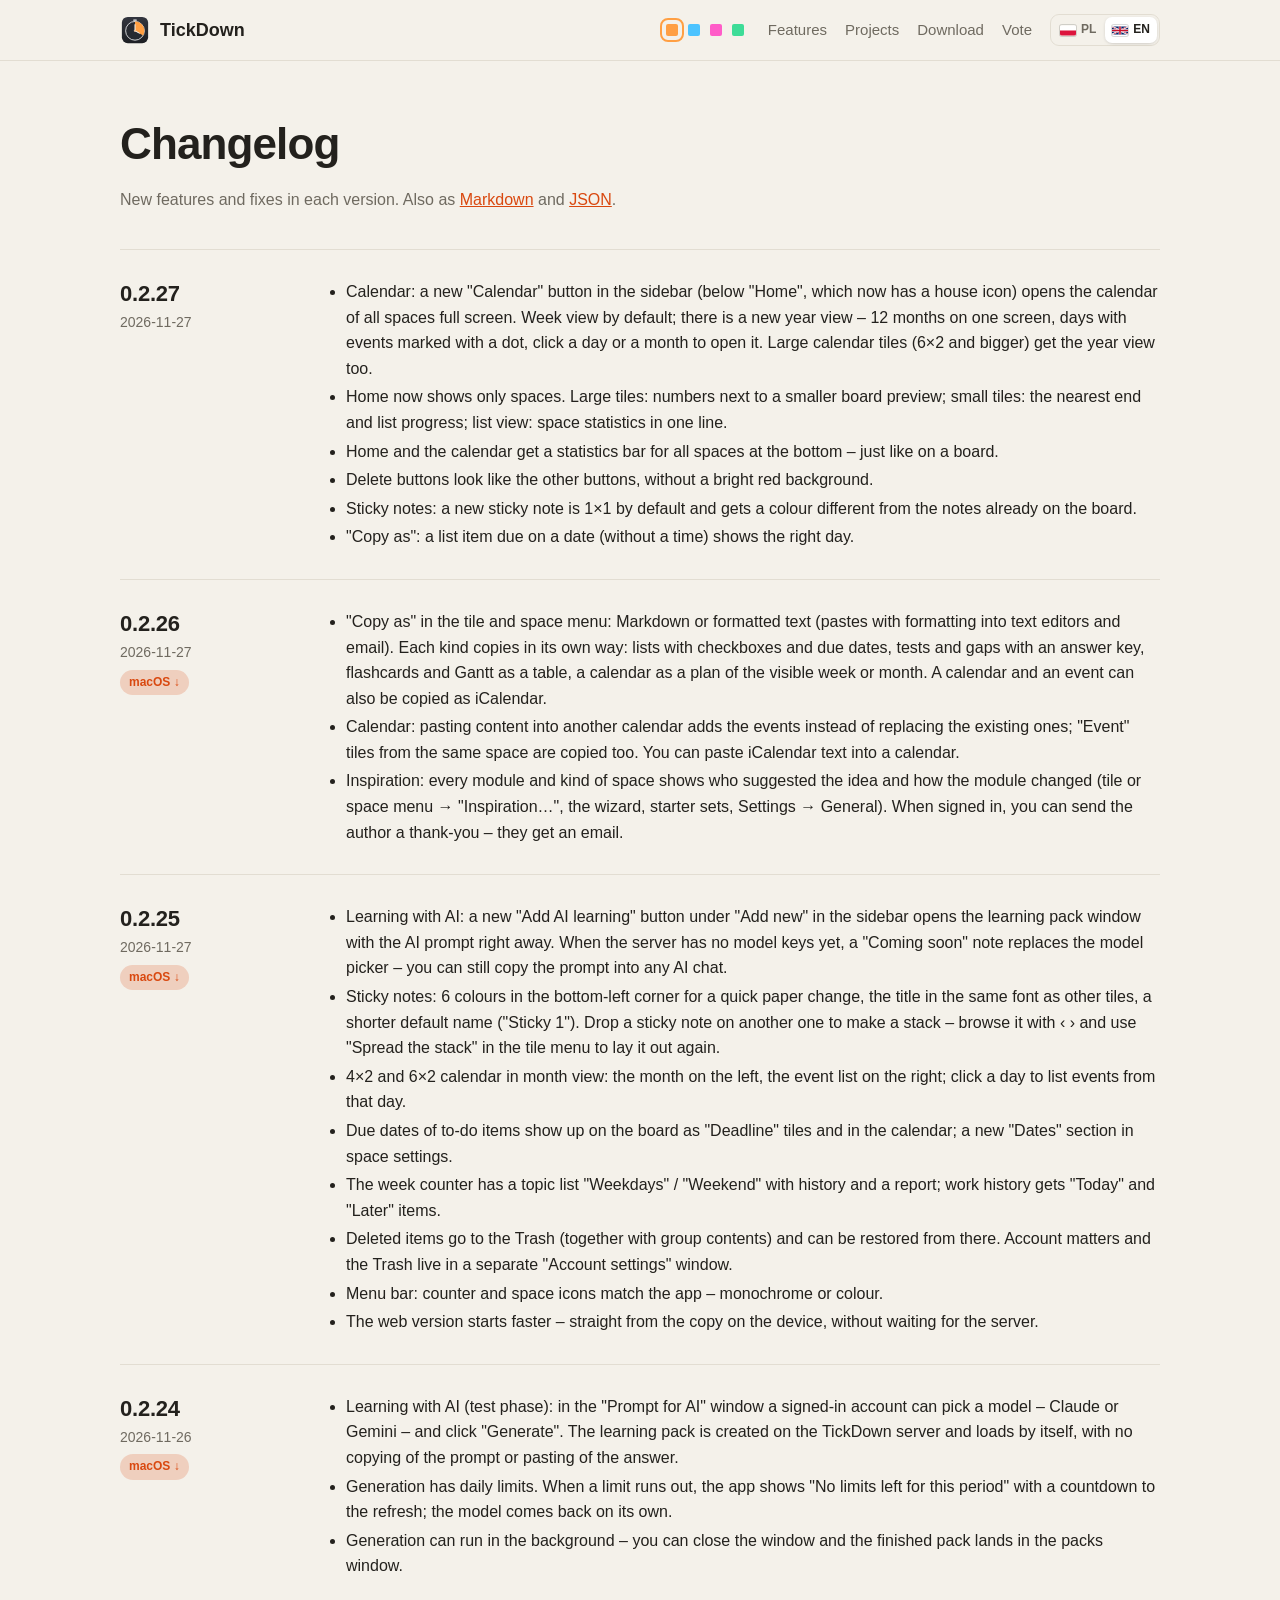
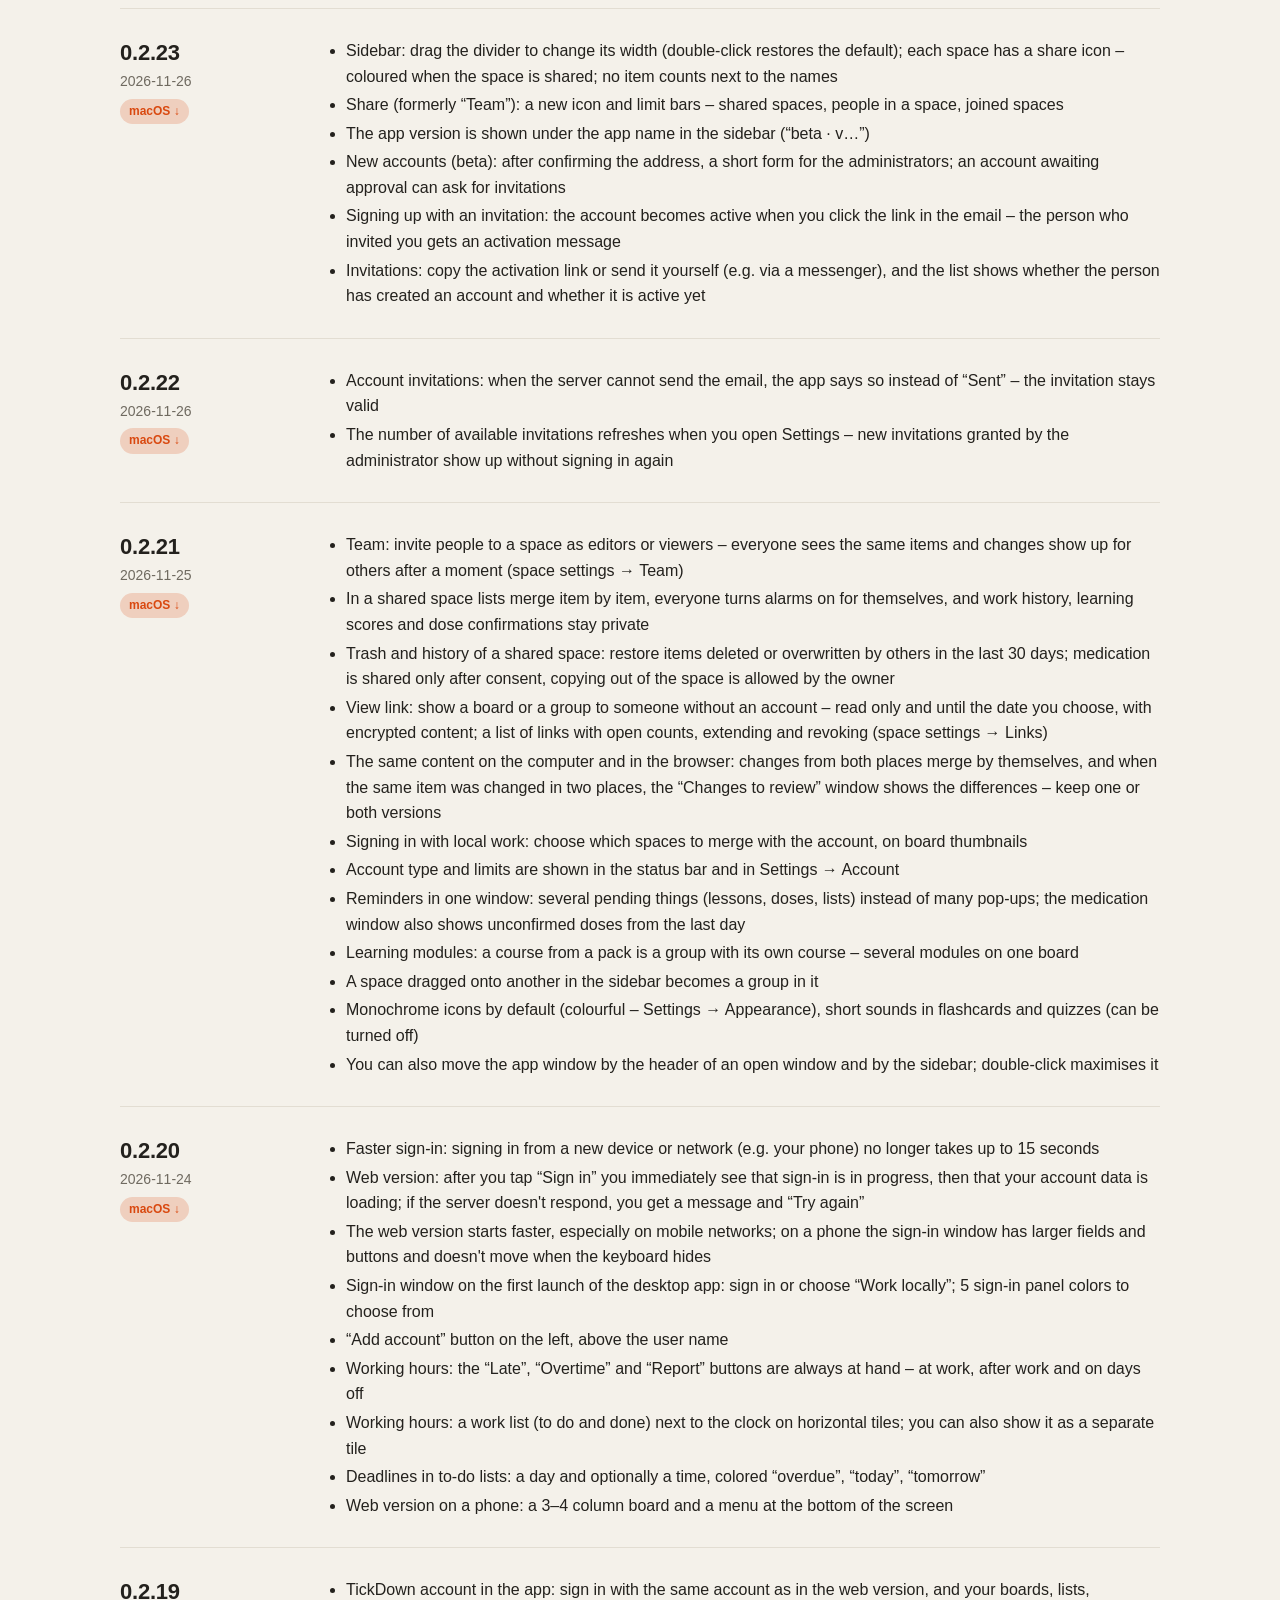
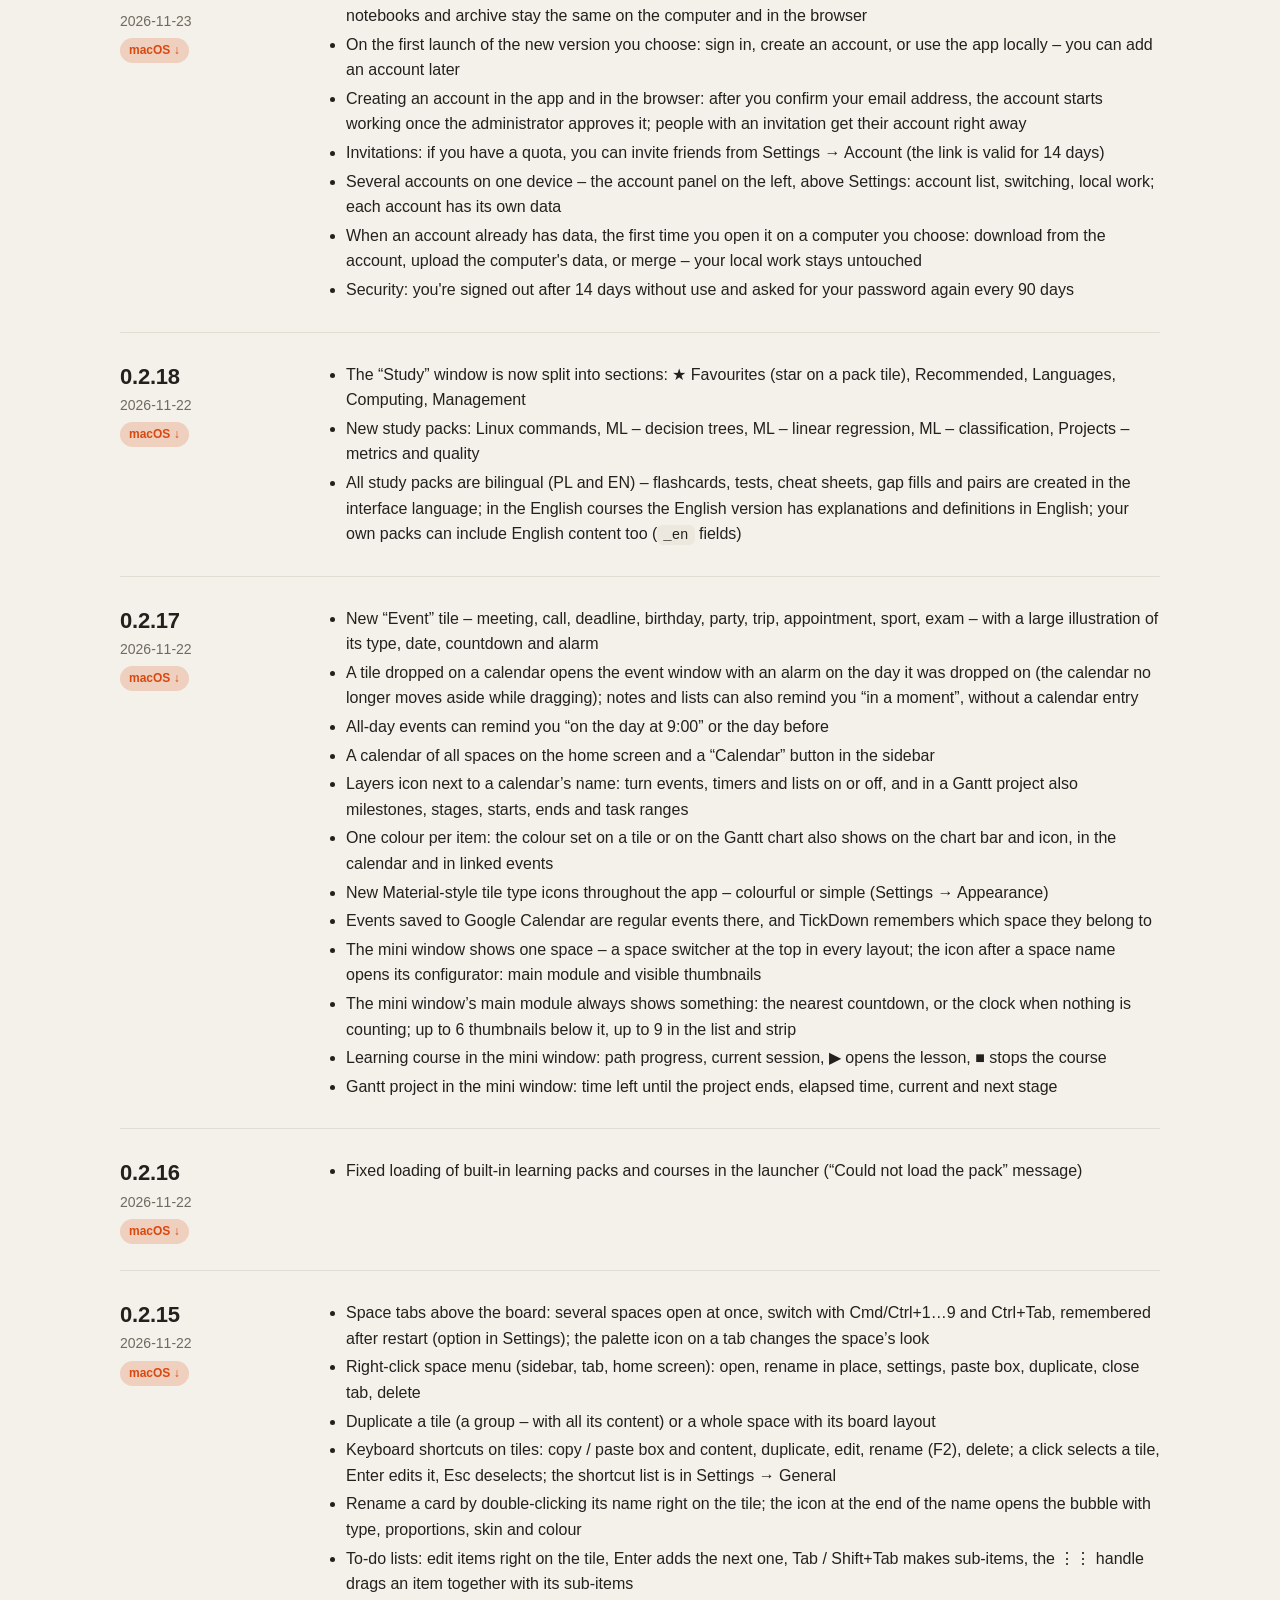
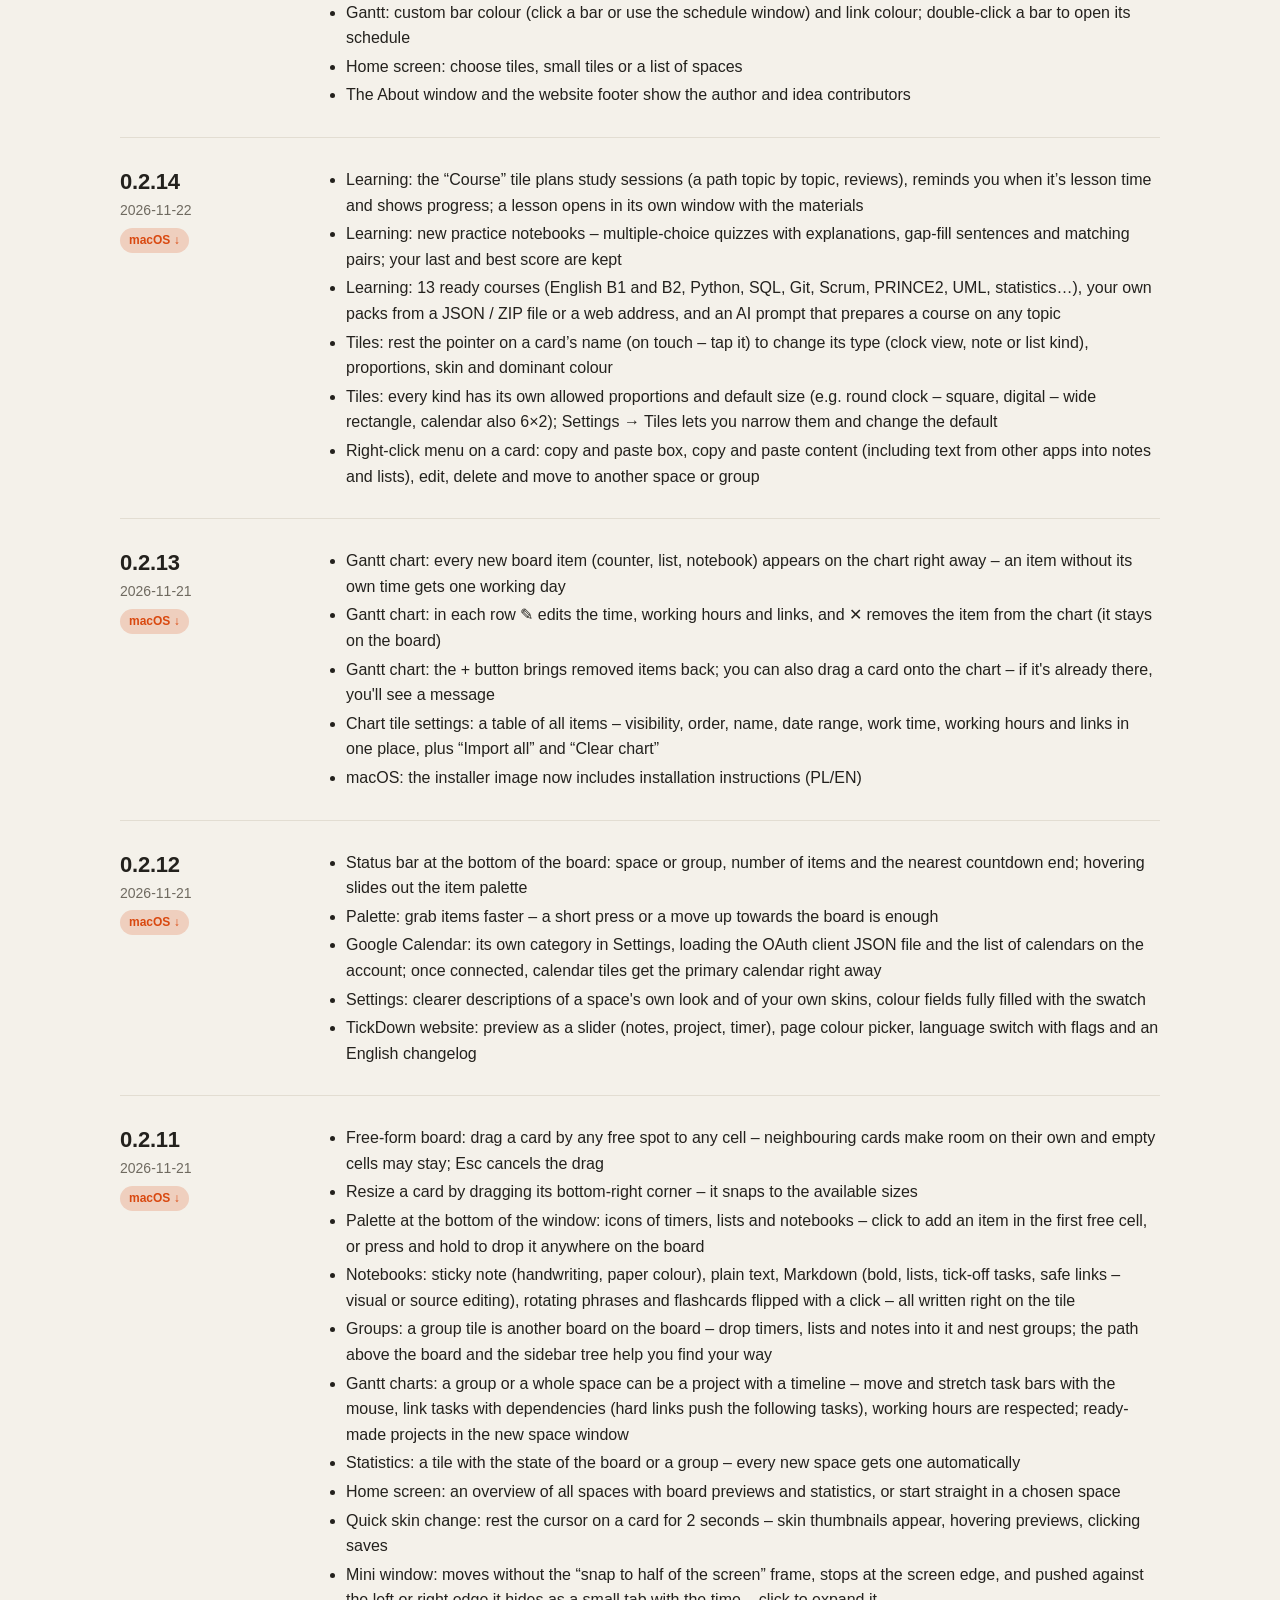
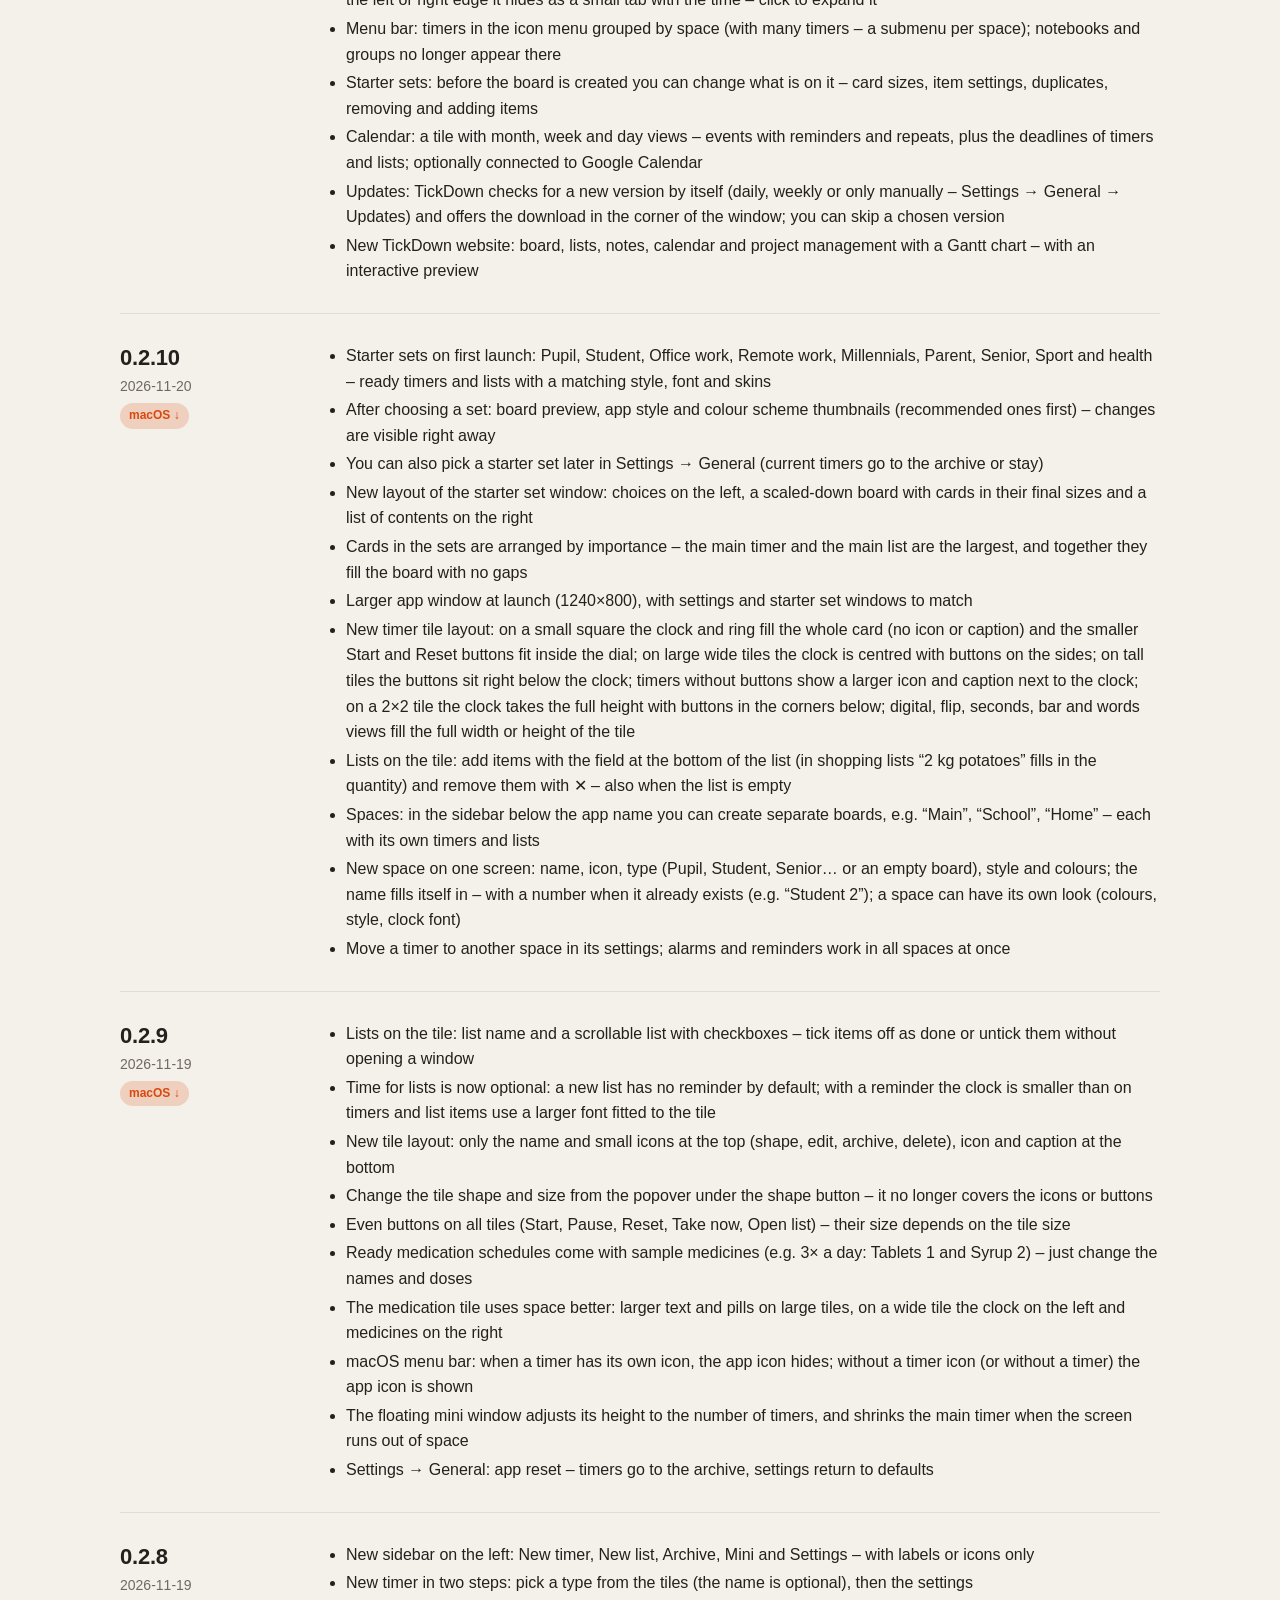
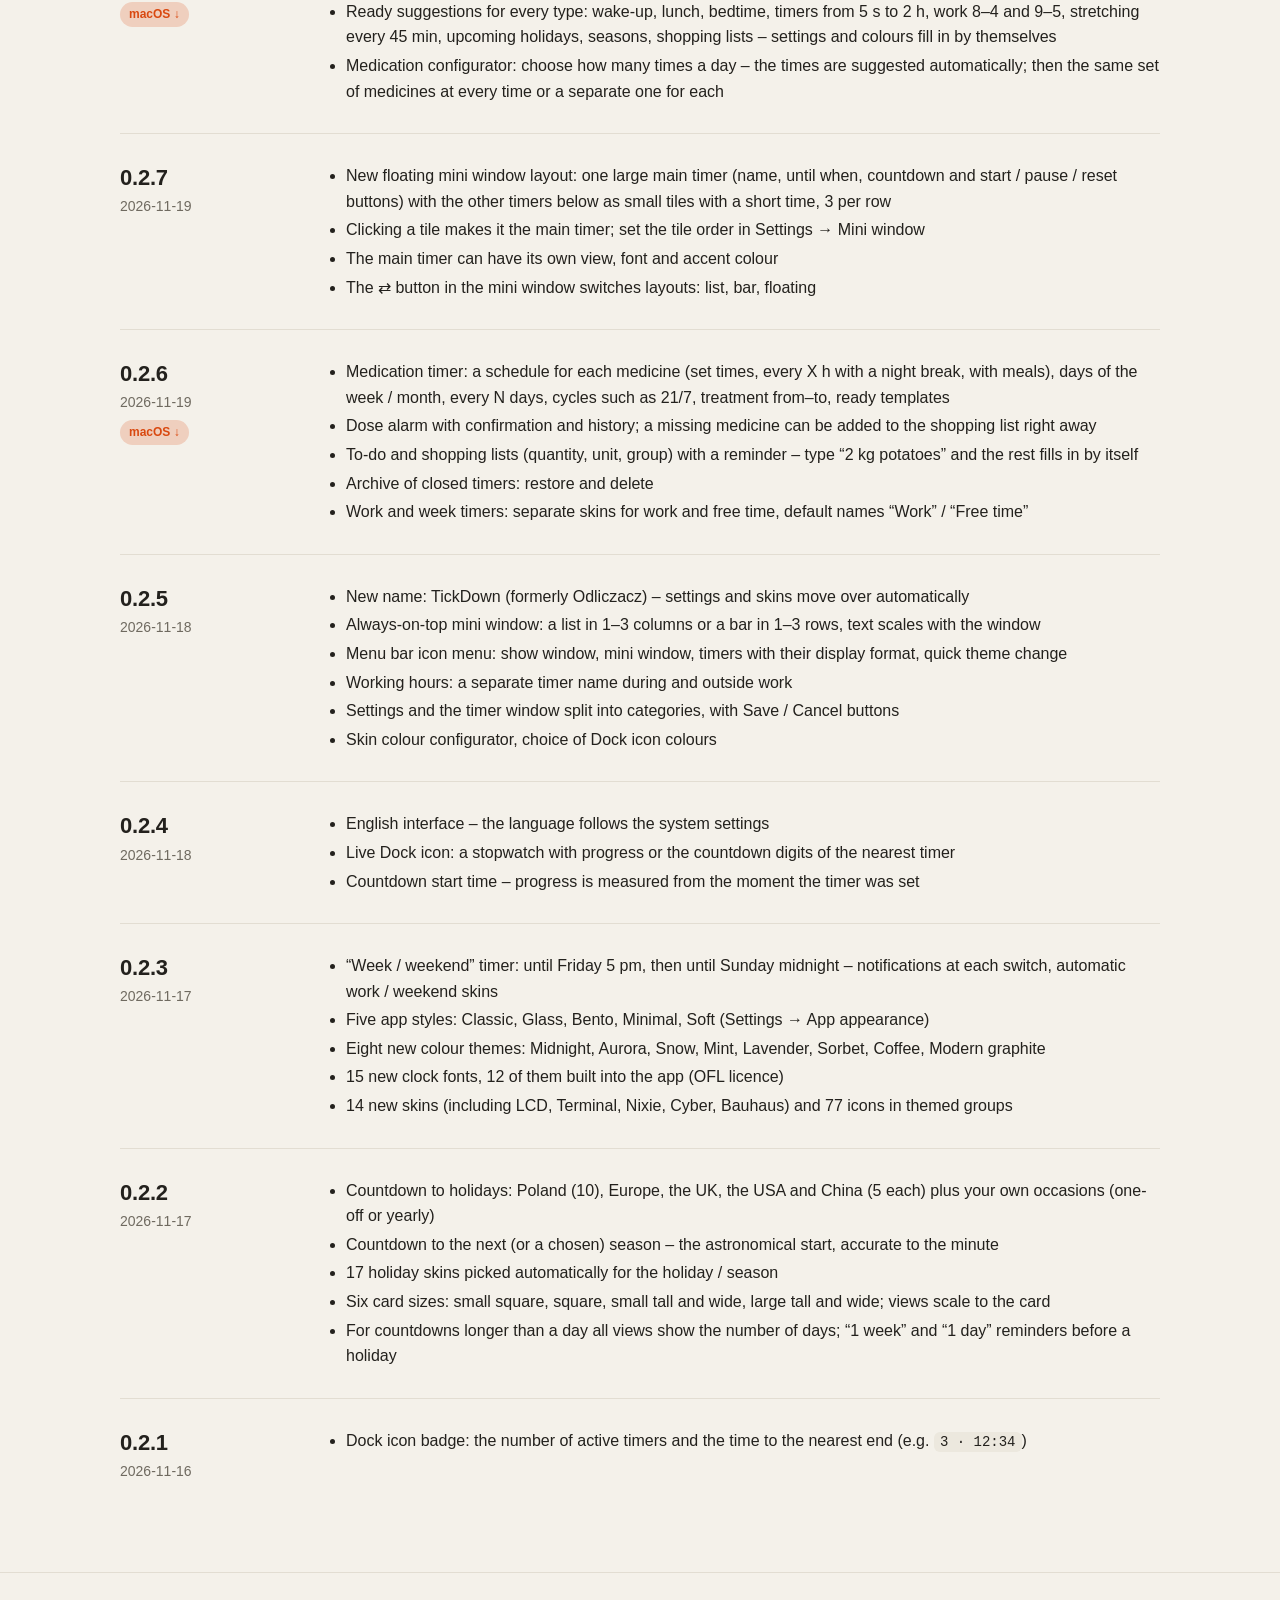
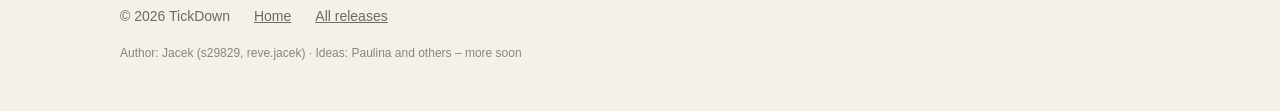
<file: changelog.html>
<!doctype html>
<html lang="pl">
<head>
<meta charset="utf-8">
<meta name="viewport" content="width=device-width, initial-scale=1">
<title>TickDown – historia zmian</title>
<meta name="description" content="Historia zmian aplikacji TickDown – nowe funkcje i poprawki w kolejnych wersjach.">
<link rel="icon" href="icon.svg" type="image/svg+xml">
<link rel="alternate" type="text/markdown" href="changelog.md">
<link rel="stylesheet" href="site.css?v=2a92ddf75f">
<script src="site.js?v=0c40ab5b87" defer></script>
</head>
<body>
<header class="top">
  <div class="wrap">
    <a class="brand" href="./"><img src="icon.svg" alt="">TickDown</a>
    <div class="accents" role="radiogroup" aria-label="Kolor">
      <button type="button" class="sw" role="radio" data-accent="orange" title="Pomarańczowy" data-en-title="Orange"></button>
      <button type="button" class="sw" role="radio" data-accent="blue" title="Błękitny" data-en-title="Sky blue"></button>
      <button type="button" class="sw" role="radio" data-accent="fuchsia" title="Fuksja" data-en-title="Fuchsia"></button>
      <button type="button" class="sw" role="radio" data-accent="green" title="Zielony" data-en-title="Green"></button>
    </div>
    <nav class="links">
      <a class="opt" href="./#funkcje" data-en="Features">Funkcje</a>
      <a class="opt" href="./#projekty" data-en="Projects">Projekty</a>
      <a class="opt" href="./#pobierz" data-en="Download">Pobierz</a>
      <a class="opt" href="./#glosuj" data-en="Vote">Głosuj</a>
      <button class="lang" id="lang" type="button" aria-label="Język / Language"><span data-l="pl"><svg class="flag" viewBox="0 0 16 10" aria-hidden="true"><rect width="16" height="5" fill="#fff"/><rect y="5" width="16" height="5" fill="#dc143c"/></svg>PL</span><span data-l="en"><svg class="flag" viewBox="0 0 60 30" aria-hidden="true"><clipPath id="gb-t"><path d="M30 15h30v15zv15H0zH0V0zV0h30z"/></clipPath><path d="M0 0v30h60V0z" fill="#012169"/><path d="M0 0l60 30m0-30L0 30" stroke="#fff" stroke-width="6"/><path d="M0 0l60 30m0-30L0 30" clip-path="url(#gb-t)" stroke="#c8102e" stroke-width="4"/><path d="M30 0v30M0 15h60" stroke="#fff" stroke-width="10"/><path d="M30 0v30M0 15h60" stroke="#c8102e" stroke-width="6"/></svg>EN</span></button>
    </nav>
  </div>
</header>
<main class="page">
  <div class="wrap">
    <h1 data-en="Changelog">Historia zmian</h1>
    <p class="sub" data-en="New features and fixes in each version. Also as <a href=&quot;changelog.en.md&quot;>Markdown</a> and <a href=&quot;changelog.json&quot;>JSON</a>.">
      Nowe funkcje i poprawki w kolejnych wersjach. Także jako <a href="changelog.md">Markdown</a> i <a href="changelog.json">JSON</a>.</p>
    <article class="release" id="v0.2.27">
      <div><h2>0.2.27</h2><time datetime="2026-11-27">2026-11-27</time></div>
      <ul class="cl-pl" lang="pl">
        <li>Kalendarz: nowy przycisk „Kalendarz” w panelu bocznym (pod „Ekran główny”, który ma teraz ikonę domku) otwiera kalendarz wszystkich przestrzeni na cały ekran. Domyślnie widok tygodnia; doszedł widok roku – 12 miesięcy na jednym ekranie, dni z wydarzeniami oznaczone kropką, kliknięcie dnia lub miesiąca otwiera jego widok. Widok roku mają też duże kafelki kalendarza (6×2 i większe).</li>
        <li>Ekran główny pokazuje już tylko przestrzenie. Duże kafelki: liczby obok mniejszego podglądu tablicy; małe kafelki: najbliższy koniec i postęp list; widok listy: statystyki przestrzeni w jednej linii.</li>
        <li>Na dole ekranu głównego i kalendarza pasek statystyk wszystkich przestrzeni – taki jak na tablicy.</li>
        <li>Przyciski usuwania wyglądają jak pozostałe przyciski, bez jaskrawego czerwonego tła.</li>
        <li>Karteczki: nowa karteczka ma domyślnie wielkość 1×1 i kolor inny niż karteczki już leżące na tablicy.</li>
        <li>„Kopiuj jako”: termin pozycji listy podany samą datą pokazuje właściwy dzień.</li>
      </ul>
      <ul class="cl-en" lang="en">
        <li>Calendar: a new &quot;Calendar&quot; button in the sidebar (below &quot;Home&quot;, which now has a house icon) opens the calendar of all spaces full screen. Week view by default; there is a new year view – 12 months on one screen, days with events marked with a dot, click a day or a month to open it. Large calendar tiles (6×2 and bigger) get the year view too.</li>
        <li>Home now shows only spaces. Large tiles: numbers next to a smaller board preview; small tiles: the nearest end and list progress; list view: space statistics in one line.</li>
        <li>Home and the calendar get a statistics bar for all spaces at the bottom – just like on a board.</li>
        <li>Delete buttons look like the other buttons, without a bright red background.</li>
        <li>Sticky notes: a new sticky note is 1×1 by default and gets a colour different from the notes already on the board.</li>
        <li>&quot;Copy as&quot;: a list item due on a date (without a time) shows the right day.</li>
      </ul>
    </article>
    <article class="release" id="v0.2.26">
      <div><h2>0.2.26</h2><time datetime="2026-11-27">2026-11-27</time><a class="badge ok" href="https://github.com/s29829/tickdown-releases/releases/tag/v0.2.26">macOS ↓</a></div>
      <ul class="cl-pl" lang="pl">
        <li>„Kopiuj jako” w menu kafelka i przestrzeni: Markdown albo tekst sformatowany (wkleja się z formatowaniem do edytorów tekstu i poczty). Każdy rodzaj kopiuje się po swojemu: listy z polami do odhaczania i terminami, testy i luki z kluczem odpowiedzi, fiszki i Gantt jako tabela, kalendarz jako plan widocznego tygodnia lub miesiąca. Kalendarz i wydarzenie można też skopiować jako iCalendar.</li>
        <li>Kalendarz: wklejenie zawartości do innego kalendarza dopisuje wydarzenia zamiast zastępować dotychczasowe; kopiowane są też kafelki „Wydarzenie” z tej przestrzeni. Do kalendarza można wkleić tekst iCalendar.</li>
        <li>Inspiracja: przy każdym module i rodzaju przestrzeni widać, kto podsunął pomysł i jak moduł się zmieniał (menu kafelka lub przestrzeni → „Inspiracja…”, kreator, zestawy startowe, Ustawienia → Ogólne). Po zalogowaniu można wysłać autorowi podziękowanie – dostanie maila.</li>
      </ul>
      <ul class="cl-en" lang="en">
        <li>&quot;Copy as&quot; in the tile and space menu: Markdown or formatted text (pastes with formatting into text editors and email). Each kind copies in its own way: lists with checkboxes and due dates, tests and gaps with an answer key, flashcards and Gantt as a table, a calendar as a plan of the visible week or month. A calendar and an event can also be copied as iCalendar.</li>
        <li>Calendar: pasting content into another calendar adds the events instead of replacing the existing ones; &quot;Event&quot; tiles from the same space are copied too. You can paste iCalendar text into a calendar.</li>
        <li>Inspiration: every module and kind of space shows who suggested the idea and how the module changed (tile or space menu → &quot;Inspiration…&quot;, the wizard, starter sets, Settings → General). When signed in, you can send the author a thank-you – they get an email.</li>
      </ul>
    </article>
    <article class="release" id="v0.2.25">
      <div><h2>0.2.25</h2><time datetime="2026-11-27">2026-11-27</time><a class="badge ok" href="https://github.com/s29829/tickdown-releases/releases/tag/v0.2.25">macOS ↓</a></div>
      <ul class="cl-pl" lang="pl">
        <li>Nauka z AI: w panelu bocznym pod „Dodaj nowy” nowy przycisk „Dodaj naukę z AI” – otwiera od razu okno paczki nauki z promptem dla AI. Gdy na serwerze nie ma jeszcze kluczy do modeli, zamiast wyboru modelu pojawia się zapowiedź „Wkrótce” – prompt nadal można skopiować do dowolnego czatu AI.</li>
        <li>Karteczki: w lewym dolnym rogu 6 kolorów do szybkiej zmiany papieru, tytuł tą samą czcionką co na innych kafelkach, krótsza nazwa domyślna („Notka 1”). Karteczkę upuszczoną na inną karteczkę układa się w stos – przeglądasz go strzałkami ‹ ›, a „Rozłóż stos” w menu kafelka rozkłada go z powrotem.</li>
        <li>Kalendarz 4×2 i 6×2 w widoku miesiąca: po lewej miesiąc, po prawej lista wydarzeń; kliknięcie dnia pokazuje listę od tego dnia.</li>
        <li>Terminy pozycji list do zrobienia pojawiają się na tablicy jako kafelki „Termin” i w kalendarzu; w ustawieniach przestrzeni nowa sekcja „Terminy”.</li>
        <li>Licznik tygodnia ma listę tematów „W tygodniu” / „Weekend” z historią i raportem; w historii pracy pozycje „Dziś” i „Później”.</li>
        <li>Usunięte elementy trafiają do Kosza (razem z zawartością grup) i można je stamtąd przywrócić. Sprawy konta i Kosz są w osobnym oknie „Ustawienia konta”.</li>
        <li>Pasek menu: ikony liczników i przestrzeni takie jak w aplikacji – jednokolorowe albo kolorowe.</li>
        <li>Wersja web uruchamia się szybciej – od razu z kopii na urządzeniu, bez czekania na serwer.</li>
      </ul>
      <ul class="cl-en" lang="en">
        <li>Learning with AI: a new &quot;Add AI learning&quot; button under &quot;Add new&quot; in the sidebar opens the learning pack window with the AI prompt right away. When the server has no model keys yet, a &quot;Coming soon&quot; note replaces the model picker – you can still copy the prompt into any AI chat.</li>
        <li>Sticky notes: 6 colours in the bottom-left corner for a quick paper change, the title in the same font as other tiles, a shorter default name (&quot;Sticky 1&quot;). Drop a sticky note on another one to make a stack – browse it with ‹ › and use &quot;Spread the stack&quot; in the tile menu to lay it out again.</li>
        <li>4×2 and 6×2 calendar in month view: the month on the left, the event list on the right; click a day to list events from that day.</li>
        <li>Due dates of to-do items show up on the board as &quot;Deadline&quot; tiles and in the calendar; a new &quot;Dates&quot; section in space settings.</li>
        <li>The week counter has a topic list &quot;Weekdays&quot; / &quot;Weekend&quot; with history and a report; work history gets &quot;Today&quot; and &quot;Later&quot; items.</li>
        <li>Deleted items go to the Trash (together with group contents) and can be restored from there. Account matters and the Trash live in a separate &quot;Account settings&quot; window.</li>
        <li>Menu bar: counter and space icons match the app – monochrome or colour.</li>
        <li>The web version starts faster – straight from the copy on the device, without waiting for the server.</li>
      </ul>
    </article>
    <article class="release" id="v0.2.24">
      <div><h2>0.2.24</h2><time datetime="2026-11-26">2026-11-26</time><a class="badge ok" href="https://github.com/s29829/tickdown-releases/releases/tag/v0.2.24">macOS ↓</a></div>
      <ul class="cl-pl" lang="pl">
        <li>Nauka z AI (faza testowa): w oknie „Prompt dla AI” zalogowane konto może wybrać model – Claude albo Gemini – i kliknąć „Wygeneruj”. Paczka nauki powstaje na serwerze TickDown i sama się wczytuje, bez kopiowania promptu i wklejania odpowiedzi.</li>
        <li>Generowanie ma dzienne limity. Gdy limit się wyczerpie, aplikacja pokazuje „Brak limitów w tym okresie” i odlicza, za ile się odnowi; model wraca na listę sam.</li>
        <li>Generowanie można zostawić w tle – okno da się zamknąć, a gotowa paczka trafi do okna paczek.</li>
      </ul>
      <ul class="cl-en" lang="en">
        <li>Learning with AI (test phase): in the &quot;Prompt for AI&quot; window a signed-in account can pick a model – Claude or Gemini – and click &quot;Generate&quot;. The learning pack is created on the TickDown server and loads by itself, with no copying of the prompt or pasting of the answer.</li>
        <li>Generation has daily limits. When a limit runs out, the app shows &quot;No limits left for this period&quot; with a countdown to the refresh; the model comes back on its own.</li>
        <li>Generation can run in the background – you can close the window and the finished pack lands in the packs window.</li>
      </ul>
    </article>
    <article class="release" id="v0.2.23">
      <div><h2>0.2.23</h2><time datetime="2026-11-26">2026-11-26</time><a class="badge ok" href="https://github.com/s29829/tickdown-releases/releases/tag/v0.2.23">macOS ↓</a></div>
      <ul class="cl-pl" lang="pl">
        <li>Panel boczny: szerokość zmienisz, przeciągając kreskę podziału (dwuklik przywraca domyślną); przy przestrzeni ikonka udostępniania – w kolorze, gdy przestrzeń jest wspólna; bez liczb elementów przy nazwach</li>
        <li>Udostępnianie (dawniej „Zespół”): nowa ikona i paski limitów – wspólne przestrzenie, osoby w przestrzeni, dołączone przestrzenie</li>
        <li>Pod nazwą aplikacji w panelu bocznym widać wersję („beta · v…”)</li>
        <li>Nowe konta (faza beta): po potwierdzeniu adresu krótka ankieta dla administratorów; konto czekające na akceptację może poprosić o zaproszenia</li>
        <li>Rejestracja z zaproszeniem: konto staje się aktywne po kliknięciu linku w mailu – osoba zapraszająca dostaje wiadomość o aktywacji</li>
        <li>Zaproszenia: link aktywacyjny możesz skopiować albo wysłać sam (np. komunikatorem), a na liście widać, czy osoba założyła konto i czy jest ono już aktywne</li>
      </ul>
      <ul class="cl-en" lang="en">
        <li>Sidebar: drag the divider to change its width (double-click restores the default); each space has a share icon – coloured when the space is shared; no item counts next to the names</li>
        <li>Share (formerly “Team”): a new icon and limit bars – shared spaces, people in a space, joined spaces</li>
        <li>The app version is shown under the app name in the sidebar (“beta · v…”)</li>
        <li>New accounts (beta): after confirming the address, a short form for the administrators; an account awaiting approval can ask for invitations</li>
        <li>Signing up with an invitation: the account becomes active when you click the link in the email – the person who invited you gets an activation message</li>
        <li>Invitations: copy the activation link or send it yourself (e.g. via a messenger), and the list shows whether the person has created an account and whether it is active yet</li>
      </ul>
    </article>
    <article class="release" id="v0.2.22">
      <div><h2>0.2.22</h2><time datetime="2026-11-26">2026-11-26</time><a class="badge ok" href="https://github.com/s29829/tickdown-releases/releases/tag/v0.2.22">macOS ↓</a></div>
      <ul class="cl-pl" lang="pl">
        <li>Zaproszenia do konta: gdy serwer nie zdoła wysłać maila, aplikacja mówi to wprost zamiast „Wysłano” – zaproszenie zostaje ważne</li>
        <li>Liczba dostępnych zaproszeń odświeża się po otwarciu Ustawień – nowe zaproszenia przydzielone przez administratora widać bez ponownego logowania</li>
      </ul>
      <ul class="cl-en" lang="en">
        <li>Account invitations: when the server cannot send the email, the app says so instead of “Sent” – the invitation stays valid</li>
        <li>The number of available invitations refreshes when you open Settings – new invitations granted by the administrator show up without signing in again</li>
      </ul>
    </article>
    <article class="release" id="v0.2.21">
      <div><h2>0.2.21</h2><time datetime="2026-11-25">2026-11-25</time><a class="badge ok" href="https://github.com/s29829/tickdown-releases/releases/tag/v0.2.21">macOS ↓</a></div>
      <ul class="cl-pl" lang="pl">
        <li>Zespół: zaproś osoby do przestrzeni jako edytorów albo czytelników – wszyscy widzą te same elementy, a zmiany pojawiają się u innych po chwili (ustawienia przestrzeni → Zespół)</li>
        <li>We wspólnej przestrzeni listy łączą się po pozycjach, alarmy każdy włącza sobie sam, a historia pracy, wyniki nauki i potwierdzenia dawek zostają prywatne</li>
        <li>Kosz i historia wspólnej przestrzeni: przywrócisz elementy usunięte lub nadpisane przez innych w ostatnich 30 dniach; leki udostępniasz dopiero po zgodzie, kopiowanie poza przestrzeń włącza właściciel</li>
        <li>Link do podglądu: pokaż tablicę albo grupę osobie bez konta – tylko do odczytu i do wybranej daty, treść zaszyfrowana; lista linków z liczbą otwarć, przedłużaniem i unieważnianiem (ustawienia przestrzeni → Linki)</li>
        <li>Ta sama zawartość na komputerze i w przeglądarce: zmiany z obu miejsc łączą się same, a gdy ten sam element zmieniono w dwóch miejscach, okno „Zmiany do decyzji” pokazuje różnice – zostawiasz jedną albo obie wersje</li>
        <li>Logowanie z pracą lokalną: wybierasz, które przestrzenie połączyć z kontem, na miniaturach tablic</li>
        <li>Typ konta i limity widać na pasku statusu i w Ustawieniach → Konto</li>
        <li>Przypomnienia w jednym oknie: kilka zaległych spraw (lekcje, dawki, listy) zamiast wielu okienek; okno leków pokazuje też niepotwierdzone dawki z ostatniej doby</li>
        <li>Moduły nauki: kurs z paczki to grupa z własnym kursem – kilka modułów na jednej tablicy</li>
        <li>Przestrzeń przeciągnięta w panelu bocznym na inną staje się w niej grupą</li>
        <li>Ikony jednokolorowe jako domyślne (kolorowe – Ustawienia → Wygląd), krótkie dźwięki w fiszkach i testach (można wyłączyć)</li>
        <li>Okno aplikacji przesuniesz także za nagłówek otwartego okna i panel boczny; dwuklik powiększa okno</li>
      </ul>
      <ul class="cl-en" lang="en">
        <li>Team: invite people to a space as editors or viewers – everyone sees the same items and changes show up for others after a moment (space settings → Team)</li>
        <li>In a shared space lists merge item by item, everyone turns alarms on for themselves, and work history, learning scores and dose confirmations stay private</li>
        <li>Trash and history of a shared space: restore items deleted or overwritten by others in the last 30 days; medication is shared only after consent, copying out of the space is allowed by the owner</li>
        <li>View link: show a board or a group to someone without an account – read only and until the date you choose, with encrypted content; a list of links with open counts, extending and revoking (space settings → Links)</li>
        <li>The same content on the computer and in the browser: changes from both places merge by themselves, and when the same item was changed in two places, the “Changes to review” window shows the differences – keep one or both versions</li>
        <li>Signing in with local work: choose which spaces to merge with the account, on board thumbnails</li>
        <li>Account type and limits are shown in the status bar and in Settings → Account</li>
        <li>Reminders in one window: several pending things (lessons, doses, lists) instead of many pop-ups; the medication window also shows unconfirmed doses from the last day</li>
        <li>Learning modules: a course from a pack is a group with its own course – several modules on one board</li>
        <li>A space dragged onto another in the sidebar becomes a group in it</li>
        <li>Monochrome icons by default (colourful – Settings → Appearance), short sounds in flashcards and quizzes (can be turned off)</li>
        <li>You can also move the app window by the header of an open window and by the sidebar; double-click maximises it</li>
      </ul>
    </article>
    <article class="release" id="v0.2.20">
      <div><h2>0.2.20</h2><time datetime="2026-11-24">2026-11-24</time><a class="badge ok" href="https://github.com/s29829/tickdown-releases/releases/tag/v0.2.20">macOS ↓</a></div>
      <ul class="cl-pl" lang="pl">
        <li>Szybsze logowanie: z nowego urządzenia lub nowej sieci (np. z telefonu) nie trzeba już czekać do 15 sekund</li>
        <li>Wersja web: po stuknięciu „Zaloguj” od razu widać, że trwa logowanie, a potem wczytywanie danych konta; gdy serwer nie odpowiada, pojawia się komunikat i „Spróbuj ponownie”</li>
        <li>Wersja web startuje szybciej, szczególnie w sieci komórkowej; na telefonie okno logowania ma większe pola i przyciski i nie przesuwa się, gdy chowa się klawiatura</li>
        <li>Okno logowania przy pierwszym uruchomieniu aplikacji na komputerze: logujesz się albo wybierasz „Pracuj lokalnie”; 5 kolorów panelu logowania do wyboru</li>
        <li>Przycisk „Dodaj konto” po lewej, nad nazwą użytkownika</li>
        <li>Czas pracy: przyciski „Spóźnienie”, „Nadgodziny” i „Raport” są zawsze pod ręką – w pracy, po pracy i w dni wolne</li>
        <li>Czas pracy: na poziomym kafelku obok zegara lista prac (do wykonania i wykonane); można ją też pokazać jako osobny kafelek</li>
        <li>Terminy w listach do zrobienia: dzień i opcjonalnie godzina, z kolorem „po terminie”, „dziś”, „jutro”</li>
        <li>Wersja web na telefonie: tablica w 3–4 kolumnach, menu na dole ekranu</li>
      </ul>
      <ul class="cl-en" lang="en">
        <li>Faster sign-in: signing in from a new device or network (e.g. your phone) no longer takes up to 15 seconds</li>
        <li>Web version: after you tap “Sign in” you immediately see that sign-in is in progress, then that your account data is loading; if the server doesn't respond, you get a message and “Try again”</li>
        <li>The web version starts faster, especially on mobile networks; on a phone the sign-in window has larger fields and buttons and doesn't move when the keyboard hides</li>
        <li>Sign-in window on the first launch of the desktop app: sign in or choose “Work locally”; 5 sign-in panel colors to choose from</li>
        <li>“Add account” button on the left, above the user name</li>
        <li>Working hours: the “Late”, “Overtime” and “Report” buttons are always at hand – at work, after work and on days off</li>
        <li>Working hours: a work list (to do and done) next to the clock on horizontal tiles; you can also show it as a separate tile</li>
        <li>Deadlines in to-do lists: a day and optionally a time, colored “overdue”, “today”, “tomorrow”</li>
        <li>Web version on a phone: a 3–4 column board and a menu at the bottom of the screen</li>
      </ul>
    </article>
    <article class="release" id="v0.2.19">
      <div><h2>0.2.19</h2><time datetime="2026-11-23">2026-11-23</time><a class="badge ok" href="https://github.com/s29829/tickdown-releases/releases/tag/v0.2.19">macOS ↓</a></div>
      <ul class="cl-pl" lang="pl">
        <li>Konto TickDown w aplikacji: zaloguj się tym samym kontem co w wersji web, a tablice, listy, notatniki i archiwum będą takie same na komputerze i w przeglądarce</li>
        <li>Przy pierwszym uruchomieniu nowej wersji wybierasz: zaloguj się, załóż konto albo korzystaj lokalnie – konto można dodać później</li>
        <li>Zakładanie konta w aplikacji i w przeglądarce: po potwierdzeniu adresu e-mail konto zaczyna działać, gdy zaakceptuje je administrator; osoba z zaproszeniem ma konto od razu</li>
        <li>Zaproszenia: jeśli masz przydział, zaprosisz znajomych z Ustawienia → Konto (link ważny 14 dni)</li>
        <li>Kilka kont na jednym urządzeniu – panel konta po lewej, nad Ustawieniami: lista kont, przełączanie, praca lokalna; każde konto ma osobne dane</li>
        <li>Gdy konto ma już dane, przy pierwszym otwarciu na komputerze wybierasz: pobierz z konta, wyślij dane z komputera albo połącz – praca lokalna zostaje nietknięta</li>
        <li>Bezpieczeństwo: wylogowanie po 14 dniach nieużywania i ponowne logowanie hasłem co 90 dni</li>
      </ul>
      <ul class="cl-en" lang="en">
        <li>TickDown account in the app: sign in with the same account as in the web version, and your boards, lists, notebooks and archive stay the same on the computer and in the browser</li>
        <li>On the first launch of the new version you choose: sign in, create an account, or use the app locally – you can add an account later</li>
        <li>Creating an account in the app and in the browser: after you confirm your email address, the account starts working once the administrator approves it; people with an invitation get their account right away</li>
        <li>Invitations: if you have a quota, you can invite friends from Settings → Account (the link is valid for 14 days)</li>
        <li>Several accounts on one device – the account panel on the left, above Settings: account list, switching, local work; each account has its own data</li>
        <li>When an account already has data, the first time you open it on a computer you choose: download from the account, upload the computer's data, or merge – your local work stays untouched</li>
        <li>Security: you're signed out after 14 days without use and asked for your password again every 90 days</li>
      </ul>
    </article>
    <article class="release" id="v0.2.18">
      <div><h2>0.2.18</h2><time datetime="2026-11-22">2026-11-22</time><a class="badge ok" href="https://github.com/s29829/tickdown-releases/releases/tag/v0.2.18">macOS ↓</a></div>
      <ul class="cl-pl" lang="pl">
        <li>Okno „Nauka” podzielone na działy: ★ Wybrane (gwiazdka na kafelku paczki), Rekomendowane, Języki, Informatyka, Zarządzanie</li>
        <li>Nowe paczki nauki: Linux – polecenia, ML – drzewa decyzyjne, ML – regresja liniowa, ML – klasyfikacja, Projekty – miary i jakość</li>
        <li>Wszystkie paczki nauki są dwujęzyczne (PL i EN) – fiszki, testy, ściągi, luki i pary powstają w języku interfejsu; w kursach angielskiego wersja angielska ma objaśnienia i definicje po angielsku; własne paczki też mogą mieć treść po angielsku (pola <code>_en</code>)</li>
      </ul>
      <ul class="cl-en" lang="en">
        <li>The “Study” window is now split into sections: ★ Favourites (star on a pack tile), Recommended, Languages, Computing, Management</li>
        <li>New study packs: Linux commands, ML – decision trees, ML – linear regression, ML – classification, Projects – metrics and quality</li>
        <li>All study packs are bilingual (PL and EN) – flashcards, tests, cheat sheets, gap fills and pairs are created in the interface language; in the English courses the English version has explanations and definitions in English; your own packs can include English content too (<code>_en</code> fields)</li>
      </ul>
    </article>
    <article class="release" id="v0.2.17">
      <div><h2>0.2.17</h2><time datetime="2026-11-22">2026-11-22</time><a class="badge ok" href="https://github.com/s29829/tickdown-releases/releases/tag/v0.2.17">macOS ↓</a></div>
      <ul class="cl-pl" lang="pl">
        <li>Nowy kafelek „Wydarzenie” – spotkanie, rozmowa, termin, urodziny, impreza, podróż, wizyta, sport, egzamin – z dużą ilustracją typu, datą, odliczaniem i alarmem</li>
        <li>Kafelek przeciągnięty na kalendarz otwiera okno wydarzenia z alarmem w dniu, nad którym go upuszczono (kalendarz nie odsuwa się przy przeciąganiu); notatki i listy można też przypomnieć „za chwilę”, bez wpisu w kalendarzu</li>
        <li>Wydarzenia całodniowe mogą przypominać „w dniu o 9:00” albo dzień wcześniej</li>
        <li>Kalendarz wszystkich przestrzeni na ekranie głównym i przycisk „Kalendarz” w panelu bocznym</li>
        <li>Ikonka warstw przy nazwie kalendarza: włączasz i wyłączasz wydarzenia, liczniki i listy, a w projekcie Gantta także kamienie milowe, etapy, początki, końce i przedziały zadań</li>
        <li>Jeden kolor dla każdego elementu: kolor ustawiony na kafelku albo na wykresie Gantta widać też na pasku i ikonie wykresu, w kalendarzu i w powiązanych wydarzeniach</li>
        <li>Nowe ikony rodzajów kafelków w stylu Material w całej aplikacji – do wyboru kolorowe albo proste (Ustawienia → Wygląd)</li>
        <li>Wydarzenia zapisane w Kalendarzu Google są tam zwykłymi wydarzeniami, a TickDown pamięta, do której przestrzeni należą</li>
        <li>Okno mini pokazuje jedną przestrzeń – przełącznik przestrzeni na górze w każdym układzie; ikonka po nazwie przestrzeni otwiera jej konfigurator: moduł główny i widoczne miniaturki</li>
        <li>Okno mini z modułem głównym zawsze coś pokazuje: najbliższe odliczanie, a gdy nic nie odlicza – zegar; pod spodem do 6 miniaturek, w liście i pasku do 9</li>
        <li>Kurs nauki w oknie mini: postęp ścieżki, bieżąca sesja, ▶ otwiera lekcję, ■ zatrzymuje kurs</li>
        <li>Projekt Gantta w oknie mini: ile zostało do końca projektu, upływ czasu, bieżący i następny etap</li>
      </ul>
      <ul class="cl-en" lang="en">
        <li>New “Event” tile – meeting, call, deadline, birthday, party, trip, appointment, sport, exam – with a large illustration of its type, date, countdown and alarm</li>
        <li>A tile dropped on a calendar opens the event window with an alarm on the day it was dropped on (the calendar no longer moves aside while dragging); notes and lists can also remind you “in a moment”, without a calendar entry</li>
        <li>All-day events can remind you “on the day at 9:00” or the day before</li>
        <li>A calendar of all spaces on the home screen and a “Calendar” button in the sidebar</li>
        <li>Layers icon next to a calendar’s name: turn events, timers and lists on or off, and in a Gantt project also milestones, stages, starts, ends and task ranges</li>
        <li>One colour per item: the colour set on a tile or on the Gantt chart also shows on the chart bar and icon, in the calendar and in linked events</li>
        <li>New Material-style tile type icons throughout the app – colourful or simple (Settings → Appearance)</li>
        <li>Events saved to Google Calendar are regular events there, and TickDown remembers which space they belong to</li>
        <li>The mini window shows one space – a space switcher at the top in every layout; the icon after a space name opens its configurator: main module and visible thumbnails</li>
        <li>The mini window’s main module always shows something: the nearest countdown, or the clock when nothing is counting; up to 6 thumbnails below it, up to 9 in the list and strip</li>
        <li>Learning course in the mini window: path progress, current session, ▶ opens the lesson, ■ stops the course</li>
        <li>Gantt project in the mini window: time left until the project ends, elapsed time, current and next stage</li>
      </ul>
    </article>
    <article class="release" id="v0.2.16">
      <div><h2>0.2.16</h2><time datetime="2026-11-22">2026-11-22</time><a class="badge ok" href="https://github.com/s29829/tickdown-releases/releases/tag/v0.2.16">macOS ↓</a></div>
      <ul class="cl-pl" lang="pl">
        <li>Naprawiono wczytywanie wbudowanych paczek nauki i kursów w launcherze (komunikat „Nie udało się wczytać paczki”)</li>
      </ul>
      <ul class="cl-en" lang="en">
        <li>Fixed loading of built-in learning packs and courses in the launcher (“Could not load the pack” message)</li>
      </ul>
    </article>
    <article class="release" id="v0.2.15">
      <div><h2>0.2.15</h2><time datetime="2026-11-22">2026-11-22</time><a class="badge ok" href="https://github.com/s29829/tickdown-releases/releases/tag/v0.2.15">macOS ↓</a></div>
      <ul class="cl-pl" lang="pl">
        <li>Zakładki przestrzeni nad tablicą: kilka przestrzeni otwartych naraz, przełączanie Cmd/Ctrl+1…9 i Ctrl+Tab, zapamiętywane po ponownym uruchomieniu (opcja w Ustawieniach); ikonka palety na zakładce zmienia wygląd przestrzeni</li>
        <li>Menu przestrzeni pod prawym przyciskiem (panel boczny, zakładka, ekran główny): otwórz, zmień nazwę w miejscu, ustawienia, wklej box, duplikuj, zamknij zakładkę, usuń</li>
        <li>Duplikowanie kafelka (grupa – z całą zawartością) i całej przestrzeni z układem tablicy</li>
        <li>Skróty klawiszowe na kafelkach: kopiuj / wklej box i zawartość, duplikuj, edytuj, zmień nazwę (F2), usuń; kliknięcie zaznacza kafelek, Enter go edytuje, Esc odznacza; lista skrótów w Ustawieniach → Ogólne</li>
        <li>Nazwę karty zmienisz dwuklikiem wprost na kafelku; ikonka na końcu nazwy otwiera dymek z typem, proporcjami, skórką i kolorem</li>
        <li>Listy do zrobienia: pozycje edytujesz wprost na kafelku, Enter dodaje kolejną, Tab / Shift+Tab robi podpunkty, uchwyt ⋮⋮ przeciąga pozycję razem z podpunktami</li>
        <li>Gantt: własny kolor paska (kliknięcie paska albo okno harmonogramu) i linii powiązania; dwuklik w pasek otwiera harmonogram</li>
        <li>Ekran główny: do wyboru kafelki, małe kafelki albo lista przestrzeni</li>
        <li>Okno „O aplikacji” i stopka strony pokazują autora i pomysłodawców</li>
      </ul>
      <ul class="cl-en" lang="en">
        <li>Space tabs above the board: several spaces open at once, switch with Cmd/Ctrl+1…9 and Ctrl+Tab, remembered after restart (option in Settings); the palette icon on a tab changes the space’s look</li>
        <li>Right-click space menu (sidebar, tab, home screen): open, rename in place, settings, paste box, duplicate, close tab, delete</li>
        <li>Duplicate a tile (a group – with all its content) or a whole space with its board layout</li>
        <li>Keyboard shortcuts on tiles: copy / paste box and content, duplicate, edit, rename (F2), delete; a click selects a tile, Enter edits it, Esc deselects; the shortcut list is in Settings → General</li>
        <li>Rename a card by double-clicking its name right on the tile; the icon at the end of the name opens the bubble with type, proportions, skin and colour</li>
        <li>To-do lists: edit items right on the tile, Enter adds the next one, Tab / Shift+Tab makes sub-items, the ⋮⋮ handle drags an item together with its sub-items</li>
        <li>Gantt: custom bar colour (click a bar or use the schedule window) and link colour; double-click a bar to open its schedule</li>
        <li>Home screen: choose tiles, small tiles or a list of spaces</li>
        <li>The About window and the website footer show the author and idea contributors</li>
      </ul>
    </article>
    <article class="release" id="v0.2.14">
      <div><h2>0.2.14</h2><time datetime="2026-11-22">2026-11-22</time><a class="badge ok" href="https://github.com/s29829/tickdown-releases/releases/tag/v0.2.14">macOS ↓</a></div>
      <ul class="cl-pl" lang="pl">
        <li>Nauka: kafelek „Kurs” planuje sesje (ścieżka temat po temacie, powtórki), przypomina o porze lekcji i pokazuje postęp; lekcja otwiera się w osobnym oknie z materiałami</li>
        <li>Nauka: nowe notatniki do ćwiczeń – test z odpowiedziami do wyboru i wyjaśnieniem, zdania z lukami oraz dopasowywanie par; wynik i najlepszy rezultat są zapamiętywane</li>
        <li>Nauka: 13 gotowych kursów (angielski B1 i B2, Python, SQL, Git, Scrum, PRINCE2, UML, statystyka…), własne paczki z pliku JSON / ZIP lub z adresu oraz prompt dla AI, który przygotuje kurs na dowolny temat</li>
        <li>Kafelki: zatrzymaj kursor na nazwie karty (na dotyku – stuknij), by zmienić typ (widok zegara, rodzaj notatki lub listy), proporcje, skórkę i kolor dominujący</li>
        <li>Kafelki: każdy rodzaj ma swoje dozwolone proporcje i wielkość domyślną (np. zegar okrągły – kwadrat, cyfrowy – poziomy prostokąt, kalendarz także 6×2); w Ustawieniach → Kafelki można je zawęzić i zmienić domyślną</li>
        <li>Menu pod prawym przyciskiem myszy na karcie: kopiuj i wklej box, kopiuj i wklej zawartość (także tekst z innych programów do notatek i list), edytuj, usuń i przenieś do innej przestrzeni lub grupy</li>
      </ul>
      <ul class="cl-en" lang="en">
        <li>Learning: the “Course” tile plans study sessions (a path topic by topic, reviews), reminds you when it’s lesson time and shows progress; a lesson opens in its own window with the materials</li>
        <li>Learning: new practice notebooks – multiple-choice quizzes with explanations, gap-fill sentences and matching pairs; your last and best score are kept</li>
        <li>Learning: 13 ready courses (English B1 and B2, Python, SQL, Git, Scrum, PRINCE2, UML, statistics…), your own packs from a JSON / ZIP file or a web address, and an AI prompt that prepares a course on any topic</li>
        <li>Tiles: rest the pointer on a card’s name (on touch – tap it) to change its type (clock view, note or list kind), proportions, skin and dominant colour</li>
        <li>Tiles: every kind has its own allowed proportions and default size (e.g. round clock – square, digital – wide rectangle, calendar also 6×2); Settings → Tiles lets you narrow them and change the default</li>
        <li>Right-click menu on a card: copy and paste box, copy and paste content (including text from other apps into notes and lists), edit, delete and move to another space or group</li>
      </ul>
    </article>
    <article class="release" id="v0.2.13">
      <div><h2>0.2.13</h2><time datetime="2026-11-21">2026-11-21</time><a class="badge ok" href="https://github.com/s29829/tickdown-releases/releases/tag/v0.2.13">macOS ↓</a></div>
      <ul class="cl-pl" lang="pl">
        <li>Wykres Gantta: każdy nowy element tablicy (licznik, lista, notatnik) od razu trafia na wykres – element bez własnego czasu dostaje jeden dzień pracy</li>
        <li>Wykres Gantta: w wierszu ✎ otwiera edycję czasu, godzin pracy i powiązań, a ✕ usuwa element z wykresu (na tablicy zostaje)</li>
        <li>Wykres Gantta: przycisk + przywraca usunięte elementy; można też przeciągnąć kartę na wykres – jeśli już na nim jest, pojawi się komunikat</li>
        <li>Ustawienia kafelka wykresu: tabela wszystkich elementów – widoczność, kolejność, nazwa, zakres dat, czas pracy, godziny pracy i powiązania w jednym miejscu, a także „Importuj wszystkie” i „Wyczyść wykres”</li>
        <li>macOS: w obrazie instalacyjnym jest instrukcja instalacji (PL/EN)</li>
      </ul>
      <ul class="cl-en" lang="en">
        <li>Gantt chart: every new board item (counter, list, notebook) appears on the chart right away – an item without its own time gets one working day</li>
        <li>Gantt chart: in each row ✎ edits the time, working hours and links, and ✕ removes the item from the chart (it stays on the board)</li>
        <li>Gantt chart: the + button brings removed items back; you can also drag a card onto the chart – if it's already there, you'll see a message</li>
        <li>Chart tile settings: a table of all items – visibility, order, name, date range, work time, working hours and links in one place, plus “Import all” and “Clear chart”</li>
        <li>macOS: the installer image now includes installation instructions (PL/EN)</li>
      </ul>
    </article>
    <article class="release" id="v0.2.12">
      <div><h2>0.2.12</h2><time datetime="2026-11-21">2026-11-21</time><a class="badge ok" href="https://github.com/s29829/tickdown-releases/releases/tag/v0.2.12">macOS ↓</a></div>
      <ul class="cl-pl" lang="pl">
        <li>Pasek statusu na dole tablicy: przestrzeń lub grupa, liczba elementów i najbliższy koniec odliczania; najechanie wysuwa paletę elementów</li>
        <li>Paleta: element chwycisz szybciej – wystarczy krótkie przytrzymanie albo ruch w górę, w stronę tablicy</li>
        <li>Kalendarz Google: osobna kategoria w Ustawieniach, wczytywanie pliku JSON klienta OAuth i lista kalendarzy na koncie; po połączeniu kafelki kalendarza od razu dostają kalendarz główny</li>
        <li>Ustawienia: czytelniejsze opisy własnego wyglądu przestrzeni i własnych skórek, pola koloru w całości wypełnione próbką</li>
        <li>Strona TickDown: podgląd jako slider (notatki, projekt, licznik), wybór koloru strony, przełącznik języka z flagami i historia zmian po angielsku</li>
      </ul>
      <ul class="cl-en" lang="en">
        <li>Status bar at the bottom of the board: space or group, number of items and the nearest countdown end; hovering slides out the item palette</li>
        <li>Palette: grab items faster – a short press or a move up towards the board is enough</li>
        <li>Google Calendar: its own category in Settings, loading the OAuth client JSON file and the list of calendars on the account; once connected, calendar tiles get the primary calendar right away</li>
        <li>Settings: clearer descriptions of a space's own look and of your own skins, colour fields fully filled with the swatch</li>
        <li>TickDown website: preview as a slider (notes, project, timer), page colour picker, language switch with flags and an English changelog</li>
      </ul>
    </article>
    <article class="release" id="v0.2.11">
      <div><h2>0.2.11</h2><time datetime="2026-11-21">2026-11-21</time><a class="badge ok" href="https://github.com/s29829/tickdown-releases/releases/tag/v0.2.11">macOS ↓</a></div>
      <ul class="cl-pl" lang="pl">
        <li>Tablica z dowolnym układem: przeciągnij kartę za jej wolny fragment na dowolne pole – sąsiednie karty same robią miejsce, a puste pola mogą zostać; Esc anuluje przeciąganie</li>
        <li>Wielkość karty zmienisz, ciągnąc za prawy dolny róg – karta przyciąga się do dostępnych rozmiarów</li>
        <li>Paleta na dole okna: ikony liczników, list i notatników – kliknij, żeby dodać element w pierwszym wolnym polu, albo przytrzymaj i upuść w wybranym miejscu tablicy</li>
        <li>Notatniki: karteczka post-it (pismo odręczne, kolor papieru), czysty tekst, Markdown (pogrubienie, listy, zadania do odhaczania, bezpieczne linki – edycja graficzna albo w kodzie), hasła przewijane i fiszki obracane kliknięciem – wszystko pisane wprost na kafelku</li>
        <li>Grupy: kafelek grupy to kolejna tablica na tablicy – wrzucaj do niej liczniki, listy i notatki, zagnieżdżaj grupy; ścieżka nad tablicą i drzewo w panelu bocznym ułatwiają poruszanie się</li>
        <li>Wykresy Gantta: grupa albo cała przestrzeń może być projektem z osią czasu – paski zadań przesuniesz i rozciągniesz myszą, połączysz zadania zależnościami (twarde przesuwają kolejne zadania), uwzględniane są godziny pracy; gotowe projekty w oknie nowej przestrzeni</li>
        <li>Statystyki: kafelek ze stanem tablicy lub grupy – każda nowa przestrzeń dostaje go automatycznie</li>
        <li>Ekran główny: przegląd wszystkich przestrzeni z podglądem tablic i statystykami albo start od razu w wybranej przestrzeni</li>
        <li>Szybka zmiana skórki: zatrzymaj kursor na karcie na 2 sekundy – pojawią się miniaturki skórek, najechanie pokazuje podgląd, kliknięcie zapisuje</li>
        <li>Okno mini: przesuwane bez ramki „dopasuj do połowy ekranu”, zatrzymuje się na krawędzi ekranu, a dociśnięte do lewej lub prawej krawędzi chowa się jako mała zakładka z czasem – kliknięcie ją rozwija</li>
        <li>Pasek menu: liczniki w menu ikonki pogrupowane według przestrzeni (przy wielu licznikach – podmenu przestrzeni); notatniki i grupy się tam nie pojawiają</li>
        <li>Zestawy startowe: przed utworzeniem tablicy możesz zmienić jej skład – wielkość kart, ustawienia elementów, duplikaty, usuwanie i dodawanie nowych</li>
        <li>Kalendarz: kafelek z widokiem miesiąca, tygodnia i dnia – wydarzenia z przypomnieniami i powtórzeniami, na kalendarzu widać też terminy liczników i list; opcjonalnie połączenie z Kalendarzem Google</li>
        <li>Aktualizacje: TickDown sam sprawdza, czy jest nowa wersja (codziennie, co tydzień albo tylko ręcznie – Ustawienia → Ogólne → Aktualizacje) i w rogu okna proponuje jej pobranie; wybraną wersję możesz pominąć</li>
        <li>Nowa strona TickDown: tablica, listy, notatki, kalendarz i zarządzanie projektami z wykresem Gantta – z interaktywnym podglądem</li>
      </ul>
      <ul class="cl-en" lang="en">
        <li>Free-form board: drag a card by any free spot to any cell – neighbouring cards make room on their own and empty cells may stay; Esc cancels the drag</li>
        <li>Resize a card by dragging its bottom-right corner – it snaps to the available sizes</li>
        <li>Palette at the bottom of the window: icons of timers, lists and notebooks – click to add an item in the first free cell, or press and hold to drop it anywhere on the board</li>
        <li>Notebooks: sticky note (handwriting, paper colour), plain text, Markdown (bold, lists, tick-off tasks, safe links – visual or source editing), rotating phrases and flashcards flipped with a click – all written right on the tile</li>
        <li>Groups: a group tile is another board on the board – drop timers, lists and notes into it and nest groups; the path above the board and the sidebar tree help you find your way</li>
        <li>Gantt charts: a group or a whole space can be a project with a timeline – move and stretch task bars with the mouse, link tasks with dependencies (hard links push the following tasks), working hours are respected; ready-made projects in the new space window</li>
        <li>Statistics: a tile with the state of the board or a group – every new space gets one automatically</li>
        <li>Home screen: an overview of all spaces with board previews and statistics, or start straight in a chosen space</li>
        <li>Quick skin change: rest the cursor on a card for 2 seconds – skin thumbnails appear, hovering previews, clicking saves</li>
        <li>Mini window: moves without the “snap to half of the screen” frame, stops at the screen edge, and pushed against the left or right edge it hides as a small tab with the time – click to expand it</li>
        <li>Menu bar: timers in the icon menu grouped by space (with many timers – a submenu per space); notebooks and groups no longer appear there</li>
        <li>Starter sets: before the board is created you can change what is on it – card sizes, item settings, duplicates, removing and adding items</li>
        <li>Calendar: a tile with month, week and day views – events with reminders and repeats, plus the deadlines of timers and lists; optionally connected to Google Calendar</li>
        <li>Updates: TickDown checks for a new version by itself (daily, weekly or only manually – Settings → General → Updates) and offers the download in the corner of the window; you can skip a chosen version</li>
        <li>New TickDown website: board, lists, notes, calendar and project management with a Gantt chart – with an interactive preview</li>
      </ul>
    </article>
    <article class="release" id="v0.2.10">
      <div><h2>0.2.10</h2><time datetime="2026-11-20">2026-11-20</time><a class="badge ok" href="https://github.com/s29829/tickdown-releases/releases/tag/v0.2.10">macOS ↓</a></div>
      <ul class="cl-pl" lang="pl">
        <li>Zestawy startowe przy pierwszym uruchomieniu: Uczeń, Student, Praca w biurze, Praca zdalna, Millenials, Rodzic, Senior, Sport i zdrowie – gotowe liczniki i listy z dopasowanym stylem, czcionką i skórkami</li>
        <li>Po wybraniu zestawu: podgląd tablicy, wybór stylu aplikacji i miniaturki schematów kolorystycznych (polecane dla zestawu na początku) – zmiany widać od razu</li>
        <li>Zestaw startowy wybierzesz też później w Ustawieniach → Ogólne (obecne liczniki trafią do archiwum albo zostaną)</li>
        <li>Nowy układ okna zestawów: po lewej wybór, po prawej pomniejszona tablica z kartami w docelowych wielkościach i listą zawartości</li>
        <li>Karty w zestawach ułożone według ważności – najważniejszy licznik i główna lista są największe, a całość wypełnia tablicę bez pustych miejsc</li>
        <li>Większe okno aplikacji przy starcie (1240×800), dopasowane do niego okna ustawień i zestawów</li>
        <li>Nowy układ kafelków liczników: na małym kwadracie zegar i pierścień wypełniają całą kartę (bez ikony i opisu), a przyciski Start i Reset są mniejsze i mieszczą się w środku tarczy; na dużych poziomych kafelkach zegar jest na środku, a przyciski po bokach; na pionowych przyciski są tuż pod zegarem; liczniki bez przycisków pokazują obok zegara większą ikonę i opis; na kafelku 2×2 zegar zajmuje całą wysokość, a przyciski stoją w rogach pod nim; zegar cyfrowy, klapki, sekundy, pasek i opis słowny wypełniają całą szerokość lub wysokość kafelka</li>
        <li>Listy na kafelku: dopisuj nowe pozycje polem na dole listy (w zakupach „2 kg ziemniaki” uzupełni ilość) i usuwaj je przyciskiem ✕ – także gdy lista jest pusta</li>
        <li>Przestrzenie: w panelu bocznym pod nazwą aplikacji utworzysz osobne tablice, np. „Główny”, „Szkoła”, „Dom” – każda z własnymi licznikami i listami</li>
        <li>Nowa przestrzeń na jednym ekranie: nazwa, ikona, rodzaj (Uczeń, Student, Senior… albo pusta tablica), styl i kolory; nazwa wpisuje się sama – z kolejnym numerem, gdy taka już jest (np. „Student 2”); przestrzeń może mieć własny wygląd (kolory, styl, czcionka zegara)</li>
        <li>Licznik przeniesiesz do innej przestrzeni w jego ustawieniach; alarmy i przypomnienia działają we wszystkich przestrzeniach naraz</li>
      </ul>
      <ul class="cl-en" lang="en">
        <li>Starter sets on first launch: Pupil, Student, Office work, Remote work, Millennials, Parent, Senior, Sport and health – ready timers and lists with a matching style, font and skins</li>
        <li>After choosing a set: board preview, app style and colour scheme thumbnails (recommended ones first) – changes are visible right away</li>
        <li>You can also pick a starter set later in Settings → General (current timers go to the archive or stay)</li>
        <li>New layout of the starter set window: choices on the left, a scaled-down board with cards in their final sizes and a list of contents on the right</li>
        <li>Cards in the sets are arranged by importance – the main timer and the main list are the largest, and together they fill the board with no gaps</li>
        <li>Larger app window at launch (1240×800), with settings and starter set windows to match</li>
        <li>New timer tile layout: on a small square the clock and ring fill the whole card (no icon or caption) and the smaller Start and Reset buttons fit inside the dial; on large wide tiles the clock is centred with buttons on the sides; on tall tiles the buttons sit right below the clock; timers without buttons show a larger icon and caption next to the clock; on a 2×2 tile the clock takes the full height with buttons in the corners below; digital, flip, seconds, bar and words views fill the full width or height of the tile</li>
        <li>Lists on the tile: add items with the field at the bottom of the list (in shopping lists “2 kg potatoes” fills in the quantity) and remove them with ✕ – also when the list is empty</li>
        <li>Spaces: in the sidebar below the app name you can create separate boards, e.g. “Main”, “School”, “Home” – each with its own timers and lists</li>
        <li>New space on one screen: name, icon, type (Pupil, Student, Senior… or an empty board), style and colours; the name fills itself in – with a number when it already exists (e.g. “Student 2”); a space can have its own look (colours, style, clock font)</li>
        <li>Move a timer to another space in its settings; alarms and reminders work in all spaces at once</li>
      </ul>
    </article>
    <article class="release" id="v0.2.9">
      <div><h2>0.2.9</h2><time datetime="2026-11-19">2026-11-19</time><a class="badge ok" href="https://github.com/s29829/tickdown-releases/releases/tag/v0.2.9">macOS ↓</a></div>
      <ul class="cl-pl" lang="pl">
        <li>Listy na kafelku: nazwa listy i przewijana lista z polami wyboru – odhaczaj pozycje jako załatwione albo odznaczaj, bez otwierania okna</li>
        <li>Czas dla list jest teraz opcją: nowa lista domyślnie nie ma przypomnienia; z przypomnieniem zegar jest mniejszy niż w licznikach czasu, a pozycje listy mają większą czcionkę dopasowaną do kafelka</li>
        <li>Nowy układ kafelka: u góry tylko nazwa i ikonki (kształt, edycja, archiwum, usuń), ikona i opis na dole</li>
        <li>Kształt i wielkość kafelka zmienisz z dymka pod przyciskiem kształtu – nie zasłania już ikonek ani przycisków</li>
        <li>Równe przyciski na wszystkich kafelkach (Start, Pauza, Reset, Weź teraz, Otwórz listę) – ich wielkość zależy od wielkości kafelka</li>
        <li>Gotowe schematy leków od razu z przykładowymi lekami (np. 3× dziennie: Tabletki 1 i Syrop 2) – wystarczy zmienić nazwy i dawki</li>
        <li>Kafelek leków lepiej wykorzystuje miejsce: większe napisy i tabletki na dużych kafelkach, na szerokim kafelku zegar po lewej, leki po prawej</li>
        <li>Pasek menu macOS: gdy licznik ma własną ikonę, ikonka aplikacji się chowa; bez ikony licznika (lub bez licznika) ikonka jest widoczna</li>
        <li>Okno mini floating samo dopasowuje wysokość do liczby liczników, a gdy brakuje miejsca na ekranie, zmniejsza licznik główny</li>
        <li>Ustawienia → Ogólne: reset aplikacji – liczniki trafiają do archiwum, ustawienia wracają do domyślnych</li>
      </ul>
      <ul class="cl-en" lang="en">
        <li>Lists on the tile: list name and a scrollable list with checkboxes – tick items off as done or untick them without opening a window</li>
        <li>Time for lists is now optional: a new list has no reminder by default; with a reminder the clock is smaller than on timers and list items use a larger font fitted to the tile</li>
        <li>New tile layout: only the name and small icons at the top (shape, edit, archive, delete), icon and caption at the bottom</li>
        <li>Change the tile shape and size from the popover under the shape button – it no longer covers the icons or buttons</li>
        <li>Even buttons on all tiles (Start, Pause, Reset, Take now, Open list) – their size depends on the tile size</li>
        <li>Ready medication schedules come with sample medicines (e.g. 3× a day: Tablets 1 and Syrup 2) – just change the names and doses</li>
        <li>The medication tile uses space better: larger text and pills on large tiles, on a wide tile the clock on the left and medicines on the right</li>
        <li>macOS menu bar: when a timer has its own icon, the app icon hides; without a timer icon (or without a timer) the app icon is shown</li>
        <li>The floating mini window adjusts its height to the number of timers, and shrinks the main timer when the screen runs out of space</li>
        <li>Settings → General: app reset – timers go to the archive, settings return to defaults</li>
      </ul>
    </article>
    <article class="release" id="v0.2.8">
      <div><h2>0.2.8</h2><time datetime="2026-11-19">2026-11-19</time><a class="badge ok" href="https://github.com/s29829/tickdown-releases/releases/tag/v0.2.8">macOS ↓</a></div>
      <ul class="cl-pl" lang="pl">
        <li>Nowy panel boczny po lewej: Nowy licznik, Nowa lista, Archiwum, Mini i Ustawienia – z opisami albo same ikony</li>
        <li>Nowy licznik w dwóch krokach: wybierz rodzaj z kafelków (nazwa jest opcjonalna), potem ustawienia</li>
        <li>Gotowe propozycje dla każdego rodzaju: pobudka, lunch, pora snu, minutniki od 5 s do 2 h, praca 8–16 i 9–17, rozciąganie co 45 min, najbliższe święta, pory roku, listy zakupów – ustawienia i kolory wypełniają się same</li>
        <li>Konfigurator leków: wybierz, ile razy dziennie – godziny zaproponują się same; potem ten sam zestaw leków o każdej godzinie albo osobny dla każdej</li>
      </ul>
      <ul class="cl-en" lang="en">
        <li>New sidebar on the left: New timer, New list, Archive, Mini and Settings – with labels or icons only</li>
        <li>New timer in two steps: pick a type from the tiles (the name is optional), then the settings</li>
        <li>Ready suggestions for every type: wake-up, lunch, bedtime, timers from 5 s to 2 h, work 8–4 and 9–5, stretching every 45 min, upcoming holidays, seasons, shopping lists – settings and colours fill in by themselves</li>
        <li>Medication configurator: choose how many times a day – the times are suggested automatically; then the same set of medicines at every time or a separate one for each</li>
      </ul>
    </article>
    <article class="release" id="v0.2.7">
      <div><h2>0.2.7</h2><time datetime="2026-11-19">2026-11-19</time></div>
      <ul class="cl-pl" lang="pl">
        <li>Nowy układ okna mini – floating: jeden duży licznik główny (nazwa, do kiedy, odliczanie i przyciski start / pauza / reset), a pod nim pozostałe liczniki jako małe kafelki z czasem w skrócie, po 3 w wierszu</li>
        <li>Kliknięcie kafelka robi z niego licznik główny; kolejność kafelków ustawisz w Ustawieniach → Okno mini</li>
        <li>Licznik główny może mieć własną formę prezentacji, czcionkę i kolor akcentu</li>
        <li>Przycisk ⇄ w oknie mini przełącza układy: lista, pasek, floating</li>
      </ul>
      <ul class="cl-en" lang="en">
        <li>New floating mini window layout: one large main timer (name, until when, countdown and start / pause / reset buttons) with the other timers below as small tiles with a short time, 3 per row</li>
        <li>Clicking a tile makes it the main timer; set the tile order in Settings → Mini window</li>
        <li>The main timer can have its own view, font and accent colour</li>
        <li>The ⇄ button in the mini window switches layouts: list, bar, floating</li>
      </ul>
    </article>
    <article class="release" id="v0.2.6">
      <div><h2>0.2.6</h2><time datetime="2026-11-19">2026-11-19</time><a class="badge ok" href="https://github.com/s29829/tickdown-releases/releases/tag/v0.2.6">macOS ↓</a></div>
      <ul class="cl-pl" lang="pl">
        <li>Licznik leków: harmonogram dla każdego leku (godziny, co X h z przerwą nocną, do posiłków), dni tygodnia / miesiąca, co N dni, cykle np. 21/7, kuracja od–do, gotowe szablony</li>
        <li>Alarm dawki z potwierdzeniem i historią; brakujący lek można od razu dopisać do listy zakupów</li>
        <li>Listy do zrobienia i zakupów (ilość, jednostka, grupa) z przypomnieniem – wpisz „2 kg ziemniaki”, reszta uzupełni się sama</li>
        <li>Archiwum zamkniętych liczników: przywracanie i usuwanie</li>
        <li>Liczniki pracy i tygodnia: osobne skórki na pracę i czas wolny, domyślne nazwy „Praca” / „Czas wolny”</li>
      </ul>
      <ul class="cl-en" lang="en">
        <li>Medication timer: a schedule for each medicine (set times, every X h with a night break, with meals), days of the week / month, every N days, cycles such as 21/7, treatment from–to, ready templates</li>
        <li>Dose alarm with confirmation and history; a missing medicine can be added to the shopping list right away</li>
        <li>To-do and shopping lists (quantity, unit, group) with a reminder – type “2 kg potatoes” and the rest fills in by itself</li>
        <li>Archive of closed timers: restore and delete</li>
        <li>Work and week timers: separate skins for work and free time, default names “Work” / “Free time”</li>
      </ul>
    </article>
    <article class="release" id="v0.2.5">
      <div><h2>0.2.5</h2><time datetime="2026-11-18">2026-11-18</time></div>
      <ul class="cl-pl" lang="pl">
        <li>Nowa nazwa: TickDown (dawniej Odliczacz) – ustawienia i skórki przenoszą się automatycznie</li>
        <li>Okno mini zawsze na wierzchu: lista w 1–3 kolumnach albo pasek w 1–3 wierszach, napisy skalują się z oknem</li>
        <li>Menu ikonki w pasku menu: pokaż okno, okno mini, liczniki z formą prezentacji, szybka zmiana motywu</li>
        <li>Godziny pracy: osobna nazwa licznika w pracy i poza nią</li>
        <li>Ustawienia i okno licznika podzielone na kategorie, z przyciskami Zapisz / Anuluj</li>
        <li>Konfigurator kolorów skórek, wybór kolorystyki ikony w Docku</li>
      </ul>
      <ul class="cl-en" lang="en">
        <li>New name: TickDown (formerly Odliczacz) – settings and skins move over automatically</li>
        <li>Always-on-top mini window: a list in 1–3 columns or a bar in 1–3 rows, text scales with the window</li>
        <li>Menu bar icon menu: show window, mini window, timers with their display format, quick theme change</li>
        <li>Working hours: a separate timer name during and outside work</li>
        <li>Settings and the timer window split into categories, with Save / Cancel buttons</li>
        <li>Skin colour configurator, choice of Dock icon colours</li>
      </ul>
    </article>
    <article class="release" id="v0.2.4">
      <div><h2>0.2.4</h2><time datetime="2026-11-18">2026-11-18</time></div>
      <ul class="cl-pl" lang="pl">
        <li>Interfejs po angielsku – język dobierany według ustawień systemu</li>
        <li>Ikona w Docku rysowana na żywo: stoper z postępem albo cyfry odliczania najbliższego licznika</li>
        <li>Moment startu odliczania – postęp liczony od chwili ustawienia licznika</li>
      </ul>
      <ul class="cl-en" lang="en">
        <li>English interface – the language follows the system settings</li>
        <li>Live Dock icon: a stopwatch with progress or the countdown digits of the nearest timer</li>
        <li>Countdown start time – progress is measured from the moment the timer was set</li>
      </ul>
    </article>
    <article class="release" id="v0.2.3">
      <div><h2>0.2.3</h2><time datetime="2026-11-17">2026-11-17</time></div>
      <ul class="cl-pl" lang="pl">
        <li>Licznik „Tydzień / weekend”: do piątku 17:00, potem do niedzieli 24:00 – powiadomienia na przejściach, automatyczne skórki praca / weekend</li>
        <li>Pięć stylów aplikacji: Klasyczny, Szkło, Bento, Minimalistyczny, Miękki (Ustawienia → Wygląd aplikacji)</li>
        <li>Osiem nowych motywów kolorów: Północ, Zorza, Śnieg, Mięta, Lawenda, Sorbet, Kawa, Grafit nowoczesny</li>
        <li>15 nowych czcionek zegara, w tym 12 wbudowanych w aplikację (licencja OFL)</li>
        <li>14 nowych skórek (m.in. LCD, Terminal, Nixie, Cyber, Bauhaus) i 77 ikon w grupach tematycznych</li>
      </ul>
      <ul class="cl-en" lang="en">
        <li>“Week / weekend” timer: until Friday 5 pm, then until Sunday midnight – notifications at each switch, automatic work / weekend skins</li>
        <li>Five app styles: Classic, Glass, Bento, Minimal, Soft (Settings → App appearance)</li>
        <li>Eight new colour themes: Midnight, Aurora, Snow, Mint, Lavender, Sorbet, Coffee, Modern graphite</li>
        <li>15 new clock fonts, 12 of them built into the app (OFL licence)</li>
        <li>14 new skins (including LCD, Terminal, Nixie, Cyber, Bauhaus) and 77 icons in themed groups</li>
      </ul>
    </article>
    <article class="release" id="v0.2.2">
      <div><h2>0.2.2</h2><time datetime="2026-11-17">2026-11-17</time></div>
      <ul class="cl-pl" lang="pl">
        <li>Odliczanie do świąt: Polska (10), Europa, Wielka Brytania, USA i Chiny (po 5) oraz własne uroczystości (jednorazowo lub co roku)</li>
        <li>Odliczanie do następnej (lub wybranej) pory roku – astronomiczny początek z dokładnością do minuty</li>
        <li>17 skórek świątecznych dobieranych automatycznie do święta / pory roku</li>
        <li>Sześć wielkości kart: mały kwadrat, kwadrat, pion i poziom mały, pion i poziom duży; widoki skalują się do karty</li>
        <li>Przy odliczaniu dłuższym niż doba wszystkie widoki pokazują liczbę dni; przypomnienia „1 tydzień” i „1 dzień” przed świętem</li>
      </ul>
      <ul class="cl-en" lang="en">
        <li>Countdown to holidays: Poland (10), Europe, the UK, the USA and China (5 each) plus your own occasions (one-off or yearly)</li>
        <li>Countdown to the next (or a chosen) season – the astronomical start, accurate to the minute</li>
        <li>17 holiday skins picked automatically for the holiday / season</li>
        <li>Six card sizes: small square, square, small tall and wide, large tall and wide; views scale to the card</li>
        <li>For countdowns longer than a day all views show the number of days; “1 week” and “1 day” reminders before a holiday</li>
      </ul>
    </article>
    <article class="release" id="v0.2.1">
      <div><h2>0.2.1</h2><time datetime="2026-11-16">2026-11-16</time></div>
      <ul class="cl-pl" lang="pl">
        <li>Plakietka na ikonie w Docku: liczba aktywnych liczników i czas do najbliższego końca (np. <code>3 · 12:34</code>)</li>
      </ul>
      <ul class="cl-en" lang="en">
        <li>Dock icon badge: the number of active timers and the time to the nearest end (e.g. <code>3 · 12:34</code>)</li>
      </ul>
    </article>
  </div>
</main>
<footer>
  <div class="wrap">
    <span>© <span id="year">2026</span> TickDown</span>
    <a href="./" data-en="Home">Strona główna</a>
    <a href="https://github.com/s29829/tickdown-releases/releases" data-en="All releases">Wszystkie wydania</a>
    <p class="credits"><span data-en="Author">Autor</span>: Jacek (s29829, reve.jacek) · <span data-en="Ideas">Pomysłodawcy</span>: Paulina <span data-en="and others – more soon">i inni – wkrótce więcej</span></p>
  </div>
</footer>
</body>
</html>
</file>
<file: site.css>
:root {
  --bg: #1d1f24; --bg2: #23262c; --card: #272a31; --fg: #f2f3f5; --muted: #9aa0ab;
  --acc-dark: #ff9f43; --acc-light: #d9480f;
  --accent: var(--acc-dark); --accent-fg: #1d1f24; --track: #3a3e47; --line: #343841;
  --radius: 18px; --max: 1080px;
  color-scheme: dark;
}
@media (prefers-color-scheme: light) {
  :root:not([data-theme="dark"]) {
    --bg: #f4f1ea; --bg2: #ece8de; --card: #ffffff; --fg: #23211d; --muted: #6f6a60;
    --accent: var(--acc-light); --accent-fg: #ffffff; --track: #e6e1d6; --line: #e2ddd2;
    color-scheme: light;
  }
}
:root[data-theme="light"] {
  --bg: #f4f1ea; --bg2: #ece8de; --card: #ffffff; --fg: #23211d; --muted: #6f6a60;
  --accent: var(--acc-light); --accent-fg: #ffffff; --track: #e6e1d6; --line: #e2ddd2;
  color-scheme: light;
}
/* motywy kolorystyczne (kwadraciki w nagłówku, <html data-accent>) – kolor akcentu w trybie ciemnym i jasnym */
:root[data-accent="blue"] { --acc-dark: #4cc3ff; --acc-light: #0a76b8; }
:root[data-accent="fuchsia"] { --acc-dark: #ff5cc8; --acc-light: #c0167f; }
:root[data-accent="green"] { --acc-dark: #3ddc97; --acc-light: #11804f; }
* { box-sizing: border-box; }
html { scroll-behavior: smooth; }
body {
  margin: 0; background: var(--bg); color: var(--fg);
  font: 16px/1.6 -apple-system, BlinkMacSystemFont, "Segoe UI", Inter, Roboto, sans-serif;
  -webkit-font-smoothing: antialiased;
}
a { color: var(--accent); }
.wrap { max-width: var(--max); margin: 0 auto; padding: 0 20px; }
.num { font-variant-numeric: tabular-nums; }

/* nagłówek */
header.top { position: sticky; top: 0; z-index: 10; background: color-mix(in srgb, var(--bg) 85%, transparent);
  backdrop-filter: blur(10px); border-bottom: 1px solid var(--line); }
header.top .wrap { display: flex; align-items: center; gap: 16px; height: 60px; }
.brand { display: flex; align-items: center; gap: 10px; font-weight: 700; font-size: 18px; color: var(--fg); text-decoration: none; }
.brand img { width: 30px; height: 30px; }
nav.links { display: flex; gap: 18px; align-items: center; }
.accents { margin-left: auto; display: flex; gap: 6px; align-items: center; padding-right: 6px; }
.sw { width: 16px; height: 16px; padding: 0; border-radius: 4px; border: 2px solid transparent; cursor: pointer;
  background: var(--sw); background-clip: padding-box; outline-offset: 2px; transition: transform .15s; }
.sw:hover { transform: scale(1.15); }
.sw[aria-checked="true"] { outline: 2px solid var(--sw); }
.sw[data-accent="orange"] { --sw: #ff9f43; }
.sw[data-accent="blue"] { --sw: #4cc3ff; }
.sw[data-accent="fuchsia"] { --sw: #ff5cc8; }
.sw[data-accent="green"] { --sw: #3ddc97; }
nav.links a { color: var(--muted); text-decoration: none; font-size: 15px; }
nav.links a:hover { color: var(--fg); }
.lang { display: inline-flex; gap: 2px; border: 1px solid var(--line); background: none; color: var(--muted); border-radius: 9px;
  padding: 2px; font: inherit; font-size: 12px; font-weight: 600; cursor: pointer; }
.lang span { display: inline-flex; align-items: center; gap: 5px; padding: 3px 7px; border-radius: 7px; }
.lang span.on { background: var(--card); color: var(--fg); box-shadow: 0 1px 4px -2px rgba(0,0,0,.4); }
.lang .flag { width: 16px; height: 11px; border-radius: 2px; box-shadow: 0 0 0 1px rgba(0,0,0,.15); flex: none; }
@media (max-width: 640px) { nav.links a.opt { display: none; } }

/* hero */
.hero { padding: 72px 0 56px; }
.hero .wrap { display: grid; grid-template-columns: minmax(0, 1.15fr) minmax(0, 1fr); gap: 48px; align-items: center; }
@media (max-width: 820px) { .hero .wrap { grid-template-columns: minmax(0, 1fr); } .hero { padding-top: 40px; } }
.hero h1 { font-size: clamp(34px, 5.4vw, 56px); line-height: 1.08; margin: 0 0 18px; letter-spacing: -0.02em; }
.hero h1 em { font-style: normal; color: var(--accent); }
.hero p.lead { font-size: 19px; color: var(--muted); margin: 0 0 28px; max-width: 34em; }
.cta { display: flex; flex-wrap: wrap; gap: 12px; align-items: center; }
.btn { display: inline-flex; align-items: center; gap: 10px; padding: 13px 22px; border-radius: 12px; font-weight: 600;
  text-decoration: none; border: 1px solid transparent; font-size: 16px; cursor: pointer; }
.btn.primary { background: var(--accent); color: var(--accent-fg); }
.btn.primary:hover { filter: brightness(1.07); }
.btn.ghost { border-color: var(--line); color: var(--fg); background: var(--card); }
.btn.ghost:hover { border-color: var(--muted); }
.btn svg { width: 18px; height: 18px; flex: none; }
.hint { color: var(--muted); font-size: 14px; margin-top: 12px; }

/* podgląd licznika */
.demo { background: var(--card); border: 1px solid var(--line); border-radius: 28px; padding: 28px; box-shadow: 0 30px 60px -30px rgba(0,0,0,.45); }
.demo-head { display: flex; justify-content: space-between; align-items: baseline; margin-bottom: 8px; }
.demo-title { font-weight: 600; }
.demo-sub { color: var(--muted); font-size: 14px; }
.ring { position: relative; width: min(100%, 300px); aspect-ratio: 1; margin: 10px auto 18px; }
.ring svg { width: 100%; height: 100%; transform: rotate(-90deg); }
.ring .t { position: absolute; inset: 0; display: grid; place-content: center; text-align: center; }
.ring .t b { font-size: clamp(34px, 7vw, 46px); font-weight: 700; letter-spacing: -0.02em; }
.ring .t span { color: var(--muted); font-size: 14px; }
.chips { display: grid; grid-template-columns: repeat(3, 1fr); gap: 10px; }
.chip { background: var(--bg2); border-radius: 12px; padding: 10px 12px; }
.chip small { display: block; color: var(--muted); font-size: 12px; white-space: nowrap; overflow: hidden; text-overflow: ellipsis; }
.chip b { font-size: 17px; }

/* sekcje */
section { padding: 64px 0; }
section.alt { background: var(--bg2); }
h2 { font-size: clamp(26px, 3.6vw, 36px); margin: 0 0 10px; letter-spacing: -0.01em; }
p.sub { color: var(--muted); margin: 0 0 36px; max-width: 42em; }
.grid { display: grid; gap: 16px; grid-template-columns: repeat(auto-fill, minmax(240px, 1fr)); }
.card { background: var(--card); border: 1px solid var(--line); border-radius: var(--radius); padding: 22px; }
.card .ic { font-size: 26px; line-height: 1; margin-bottom: 12px; }
.card h3 { margin: 0 0 6px; font-size: 17px; }
.card p { margin: 0; color: var(--muted); font-size: 15px; }
.feat2 { display: grid; gap: 16px; grid-template-columns: repeat(auto-fit, minmax(230px, 1fr)); }
@media (max-width: 400px) { .feat2 { grid-template-columns: 1fr; } }
.card ul { margin: 8px 0 0; padding-left: 18px; color: var(--muted); font-size: 15px; }

/* pobieranie */
.platforms { display: grid; gap: 16px; grid-template-columns: repeat(auto-fill, minmax(300px, 1fr)); }
.plat { display: flex; flex-direction: column; gap: 14px; }
.plat-head { display: flex; align-items: center; gap: 12px; }
.plat-head svg { width: 34px; height: 34px; color: var(--fg); }
.plat-head h3 { margin: 0; }
.plat-head .badge { margin-left: auto; }
.badge { font-size: 12px; font-weight: 600; padding: 3px 9px; border-radius: 99px; background: var(--track); color: var(--muted); white-space: nowrap; }
.badge.ok { background: color-mix(in srgb, var(--accent) 20%, transparent); color: var(--accent); }
.files { display: flex; flex-direction: column; gap: 8px; }
.file { display: flex; align-items: center; justify-content: space-between; gap: 10px; padding: 11px 14px; border-radius: 12px;
  background: var(--bg2); color: var(--fg); text-decoration: none; border: 1px solid transparent; }
.file:hover { border-color: var(--accent); }
.file span { font-weight: 600; }
.file small { color: var(--muted); white-space: nowrap; }
.plat .note { color: var(--muted); font-size: 14px; margin: 0; }
.relinfo { color: var(--muted); font-size: 14px; margin-top: 18px; }
details.install { margin-top: 28px; background: var(--card); border: 1px solid var(--line); border-radius: var(--radius); padding: 4px 22px; }
details.install summary { cursor: pointer; font-weight: 600; padding: 14px 0; }
details.install ol { color: var(--muted); padding-left: 20px; }
details.install h4 { margin: 18px 0 4px; font-size: 15px; }
details.install li { margin: 4px 0; }
details.install[open] { padding-bottom: 14px; }
details.install summary::marker { color: var(--accent); }
code { background: var(--bg2); padding: 2px 6px; border-radius: 6px; font-size: 14px; color: var(--fg); }
pre { background: var(--bg2); padding: 12px 14px; border-radius: 10px; overflow-x: auto; }

footer { border-top: 1px solid var(--line); padding: 32px 0 48px; color: var(--muted); font-size: 14px; }
footer .wrap { display: flex; flex-wrap: wrap; gap: 12px 24px; align-items: center; }
footer a { color: var(--muted); }
footer .credits { flex-basis: 100%; margin: 4px 0 0; font-size: 12px; opacity: .8; }

.spacer { height: 40px; }
.plat .btn { align-self: flex-start; }

/* co nowego */
.news { display: grid; grid-template-columns: auto 1fr; gap: 6px 18px; align-items: baseline; }
.news h3 { margin: 0; }
.news ul { margin: 6px 0 0; padding-left: 18px; color: var(--muted); grid-column: 1 / -1; }
.news .more { grid-column: 1 / -1; margin-top: 8px; font-size: 15px; }

/* głosowanie */
.votes { display: grid; gap: 16px; grid-template-columns: repeat(auto-fit, minmax(300px, 1fr)); }
@media (max-width: 400px) { .votes { grid-template-columns: 1fr; } }
.vote-list { display: flex; flex-direction: column; gap: 10px; margin: 14px 0 16px; }
.vote { display: grid; grid-template-columns: 1fr auto; gap: 4px 12px; align-items: center; text-decoration: none; color: var(--fg);
  padding: 10px 12px; border-radius: 12px; background: var(--bg2); border: 1px solid transparent; }
.vote:hover { border-color: var(--accent); }
.vote b { font-weight: 600; }
.vote .cnt { color: var(--muted); font-size: 14px; white-space: nowrap; }
.vote .bar { grid-column: 1 / -1; height: 6px; border-radius: 99px; background: var(--track); overflow: hidden; }
.vote .bar i { display: block; height: 100%; background: var(--accent); border-radius: 99px; }
.card .actions { display: flex; flex-wrap: wrap; gap: 10px; }
.card .actions .btn { padding: 10px 16px; font-size: 15px; }
.small { color: var(--muted); font-size: 14px; }

/* historia zmian */
.page { padding: 48px 0 64px; }
.page h1 { font-size: clamp(30px, 4.6vw, 44px); margin: 0 0 8px; letter-spacing: -0.02em; }
.release { border-top: 1px solid var(--line); padding: 26px 0; display: grid; grid-template-columns: 180px 1fr; gap: 8px 28px; }
@media (max-width: 640px) { .release { grid-template-columns: 1fr; } }
.release h2 { font-size: 22px; margin: 0; }
.release time { display: block; color: var(--muted); font-size: 14px; }
.release ul { margin: 0; padding-left: 18px; }
.release li { margin: 3px 0; }
.release .badge { margin-top: 6px; display: inline-block; text-decoration: none; }
/* historia zmian po polsku / angielsku – wg języka strony */
.release ul.cl-en, html[lang="en"] .release ul.cl-pl { display: none; }
html[lang="en"] .release ul.cl-en { display: block; }

/* podgląd w nagłówku: zakładki Licznik / Projekt / Notatki i listy */
.demo { display: flex; flex-direction: column; min-height: 540px; }
.demo-tabs { display: flex; gap: 4px; padding: 4px; margin: -8px -8px 18px; background: var(--bg2); border-radius: 14px; }
.demo-tab { flex: 1; border: 0; background: none; color: var(--muted); font: inherit; font-size: 14px; font-weight: 600;
  padding: 8px 6px; border-radius: 10px; cursor: pointer; white-space: nowrap; }
.demo-tab:hover { color: var(--fg); }
.demo-tab[aria-selected="true"] { background: var(--card); color: var(--fg); box-shadow: 0 2px 8px -4px rgba(0,0,0,.4); }
/* slider: panele obok siebie, przesuwane transformacją (site.js – showDemo) */
.demo-viewport { flex: 1; min-width: 0; display: flex; overflow: hidden; margin: 0 -28px; touch-action: pan-y; }
.demo-track { flex: 1; min-width: 0; display: flex; transition: transform .55s cubic-bezier(.22,.8,.24,1); }
.demo-panel { flex: 0 0 100%; min-width: 0; display: flex; flex-direction: column; padding: 0 28px; transition: opacity .4s; }
.demo-panel[aria-hidden="true"] { opacity: .25; }
@media (prefers-reduced-motion: reduce) { .demo-track, .demo-panel { transition: none; } }
.demo-nav { display: flex; align-items: center; justify-content: center; gap: 14px; margin-top: 16px; }
.demo-arrow { width: 32px; height: 32px; border-radius: 50%; border: 1px solid var(--line); background: var(--bg2); color: var(--fg);
  font: inherit; font-size: 20px; line-height: 1; cursor: pointer; display: grid; place-items: center; padding: 0 0 2px; }
.demo-arrow:hover { border-color: var(--accent); color: var(--accent); }
.demo-dots { display: flex; gap: 6px; }
.demo-dots i { width: 7px; height: 7px; border-radius: 99px; background: var(--track); transition: width .3s, background .3s; cursor: pointer; }
.demo-dots i.on { width: 22px; background: var(--accent); }
@media (max-width: 420px) { .demo { padding: 20px; min-height: 0; } .demo-tab { font-size: 13px; }
  .demo-viewport { margin: 0 -20px; } .demo-panel { padding: 0 20px; } }

/* wykres Gantta (podgląd) */
.gantt { --row: 30px; --label: 104px; position: relative; font-size: 13px; margin-top: 6px; }
.gantt[data-gantt="big"] { --row: 36px; --label: 140px; font-size: 14px; }
.g-head, .g-row { display: grid; grid-template-columns: var(--label) 1fr; align-items: center; }
.g-head { color: var(--muted); font-size: 11px; height: 26px; }
.g-days { display: grid; grid-template-columns: repeat(10, 1fr); height: 100%; }
.g-days span { display: grid; place-items: center; border-left: 1px solid var(--line); white-space: nowrap; overflow: hidden; }
.g-days span.today { color: var(--accent); font-weight: 700; }
.g-row { height: var(--row); }
.g-name { white-space: nowrap; overflow: hidden; text-overflow: ellipsis; padding-right: 8px; }
.g-row.stage .g-name { font-weight: 700; }
.g-row:not(.stage) .g-name { padding-left: 12px; color: var(--muted); }
.g-track { position: relative; height: 100%; background-image: linear-gradient(to right, var(--line) 1px, transparent 1px);
  background-size: 10% 100%; }
.g-bar { position: absolute; top: 22%; height: 56%; border-radius: 6px; background: color-mix(in srgb, var(--accent) 30%, var(--track)); overflow: hidden; }
.g-bar i { display: block; height: 100%; background: var(--accent); }
.g-row.stage .g-bar { top: 36%; height: 28%; background: color-mix(in srgb, var(--fg) 25%, var(--track)); border-radius: 3px; }
.g-row.stage .g-bar i { background: var(--fg); opacity: .7; }
.g-ms { position: absolute; top: 50%; width: 14px; height: 14px; background: var(--accent); transform: translate(-50%, -50%) rotate(45deg); border-radius: 2px; }
.g-links { position: absolute; left: var(--label); width: calc(100% - var(--label)); top: 26px; pointer-events: none; overflow: visible; }
.g-links path { fill: none; stroke: var(--muted); stroke-width: 1.5; opacity: .7; }
.g-now { position: absolute; top: 20px; bottom: 0; width: 2px; background: var(--accent); pointer-events: none; }
.g-now::before { content: ""; position: absolute; top: 0; left: -4px; width: 10px; height: 10px; border-radius: 50%; background: var(--accent); }
@media (max-width: 420px) { .gantt { --label: 84px; } .g-days span:nth-child(even) { color: transparent; } }

/* notatki i listy (podgląd) */
.notes-demo { flex: 1; display: grid; grid-template-columns: 1fr 1fr; gap: 12px; }
.sticky { background: #ffe680; color: #3b3320; padding: 16px; border-radius: 4px 4px 16px 4px; transform: rotate(-2deg);
  box-shadow: 0 10px 20px -10px rgba(0,0,0,.5); font: 22px/1.35 "Bradley Hand", "Segoe Print", "Comic Sans MS", cursive; }
.mini-card { background: var(--bg2); border-radius: 14px; padding: 12px 14px; display: flex; flex-direction: column; gap: 6px; }
.mini-card h4 { margin: 0 0 2px; font-size: 15px; }
.mini-card p { margin: 0; font-size: 14px; color: var(--muted); }
.chk { display: flex; align-items: center; gap: 8px; font-size: 14px; cursor: pointer; }
.chk input { accent-color: var(--accent); width: 16px; height: 16px; margin: 0; }
.chk input:checked + span { text-decoration: line-through; color: var(--muted); }
.flash { justify-content: center; align-items: center; text-align: center; }
.flash small { color: var(--muted); font-size: 12px; }
.flashcard { width: 100%; flex: 1; min-height: 70px; border: 1px solid var(--line); background: var(--card); color: var(--fg); border-radius: 12px;
  font: 600 20px/1.2 inherit; font-family: inherit; cursor: pointer; transition: transform .35s; }
.flashcard.flipped { transform: rotateX(360deg); color: var(--accent); }
@media (max-width: 420px) { .notes-demo { grid-template-columns: 1fr; } .sticky { font-size: 19px; } }

/* nauka (podgląd): kurs, test, luki, pary, paczki */
.learn-progress { height: 6px; border-radius: 99px; background: var(--track); margin: 4px 0 12px; overflow: hidden; }
.learn-progress i { display: block; width: 34%; height: 100%; background: var(--accent); border-radius: inherit; }
.learn-demo { flex: 1; display: grid; grid-template-columns: 1fr 1fr; gap: 12px; align-content: start; }
.learn-demo small { color: var(--muted); font-size: 12px; }
.learn-demo .quiz { grid-column: 1 / -1; }
.quiz-opts { display: flex; flex-wrap: wrap; gap: 8px; }
.quiz-opt { border: 1px solid var(--line); background: var(--card); color: var(--fg); font: inherit; font-size: 14px; padding: 6px 14px; border-radius: 99px; cursor: pointer; }
.quiz-opt:hover { border-color: var(--accent); }
.quiz-opt.ok { border-color: #2fbf71; background: color-mix(in srgb, #2fbf71 22%, var(--card)); }
.quiz-opt.bad { border-color: #e5484d; background: color-mix(in srgb, #e5484d 18%, var(--card)); }
.quiz-note { font-size: 13px; opacity: 0; transition: opacity .3s; }
.quiz.answered .quiz-note { opacity: 1; }
.cloze b { color: var(--accent); border-bottom: 2px solid var(--accent); padding: 0 3px; font-weight: 600; }
.pairs { display: grid; grid-template-columns: 1fr 1fr; gap: 4px 8px; font-size: 13px; }
.packs-row { grid-column: 1 / -1; display: flex; flex-wrap: wrap; gap: 6px; }
.packs-row > span { font-size: 12px; padding: 4px 10px; border-radius: 99px; background: var(--bg2); color: var(--muted); }
@media (max-width: 420px) { .learn-demo { grid-template-columns: 1fr; } }

/* tablica (makieta 6×4) */
.board { display: grid; grid-template-columns: repeat(6, 1fr); grid-template-rows: repeat(4, minmax(92px, auto)); gap: 12px;
  grid-auto-flow: dense; padding: 16px; background: var(--bg); border: 1px solid var(--line); border-radius: 24px;
  background-image: radial-gradient(circle, var(--line) 1px, transparent 1.5px); background-size: 24px 24px; }
.tile { background: var(--card); border: 1px solid var(--line); border-radius: 16px; padding: 12px 14px; display: flex; flex-direction: column;
  gap: 6px; min-width: 0; overflow: hidden; }
.tile .tl { font-weight: 600; font-size: 14px; white-space: nowrap; overflow: hidden; text-overflow: ellipsis; }
.tile small { color: var(--muted); font-size: 13px; }
.tile .big { font-size: clamp(20px, 2.6vw, 30px); margin: auto 0; }
.t-wl { grid-column: span 4; grid-row: span 2; align-items: center; justify-content: center; }
.t-wl .tl { align-self: flex-start; }
.t-tl { grid-column: span 2; grid-row: span 4; }
.t-ws { grid-column: span 2; }
.t-s { grid-column: span 1; }
.tile-ring { width: min(150px, 60%); aspect-ratio: 1; border-radius: 50%; display: grid; place-items: center;
  background: conic-gradient(var(--accent) 0 64%, var(--track) 64% 100%); position: relative; }
.tile-ring::before { content: ""; position: absolute; inset: 11px; border-radius: 50%; background: var(--card); }
.tile-ring b { position: relative; font-size: clamp(20px, 3vw, 32px); }
.tile-list { list-style: none; margin: 4px 0 0; padding: 0; display: flex; flex-direction: column; gap: 8px; font-size: 15px; }
.tile-list li::before { content: "☐ "; color: var(--muted); }
.tile-list li.done { color: var(--muted); text-decoration: line-through; }
.tile-list li.done::before { content: "☑ "; color: var(--accent); }
.tile-gantt { display: flex; flex-direction: column; gap: 6px; margin-top: 4px; }
.tile-gantt i { height: 8px; border-radius: 4px; background: var(--accent); }
.tile-gantt i:nth-child(1) { width: 40%; }
.tile-gantt i:nth-child(2) { width: 45%; margin-left: 30%; opacity: .7; }
.tile-gantt i:nth-child(3) { width: 30%; margin-left: 70%; opacity: .45; }
.tile-cal { display: grid; grid-template-columns: repeat(7, 1fr); gap: 4px; margin-top: 4px; }
.tile-cal i { aspect-ratio: 1; max-height: 22px; border-radius: 5px; background: var(--bg2); }
.tile-cal i.on { background: var(--accent); }
.sticky-tile { background: #ffe680; color: #3b3320; border: 0; font: 17px/1.25 "Bradley Hand", "Segoe Print", "Comic Sans MS", cursive; transform: rotate(-1.5deg); }
.group-tile .tile-mini { display: grid; grid-template-columns: 1fr 1fr; gap: 4px; flex: 1; }
.group-tile .tile-mini i { background: var(--bg2); border-radius: 5px; min-height: 12px; }
@media (max-width: 720px) {
  .board { grid-template-columns: repeat(2, 1fr); grid-template-rows: none; grid-auto-rows: minmax(84px, auto); padding: 10px; gap: 10px; }
  .t-wl, .t-tl, .t-ws { grid-column: span 2; grid-row: span 1; }
  .t-wl { grid-row: span 2; }
  .t-tl { grid-row: span 2; }
}

/* projekty */
.proj { display: grid; grid-template-columns: 1.5fr 1fr; gap: 28px; align-items: start; }
@media (max-width: 860px) { .proj { grid-template-columns: 1fr; } }
.gantt-card { padding: 22px 22px 18px; overflow: hidden; }
.proj-points { list-style: none; margin: 0; padding: 0; display: flex; flex-direction: column; gap: 18px; }
.proj-points li { display: flex; flex-direction: column; gap: 2px; padding-left: 16px; border-left: 3px solid var(--accent); }
.proj-points span { color: var(--muted); font-size: 15px; }
</file>
